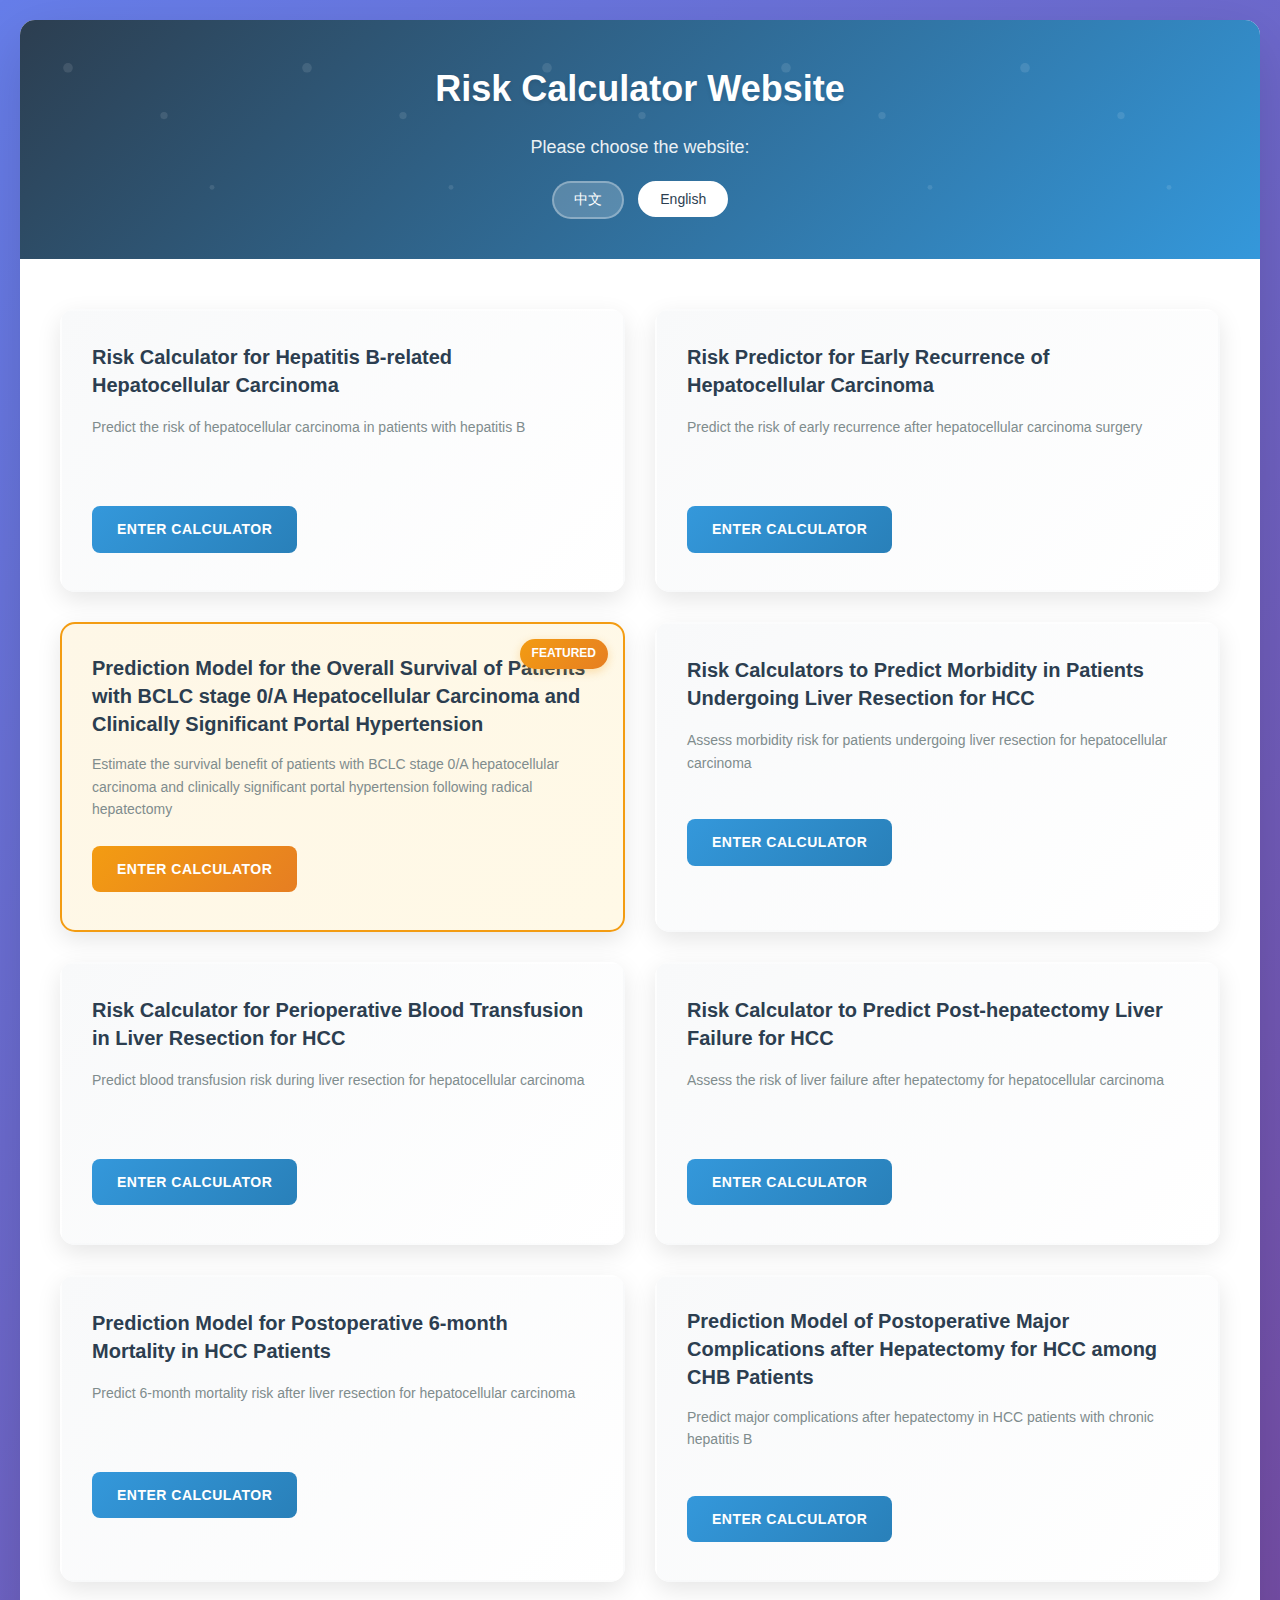
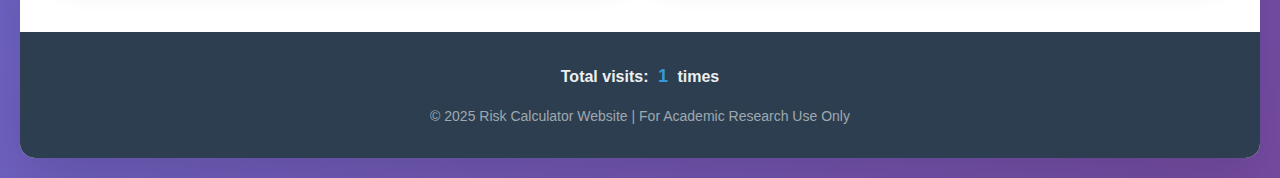
<file: index.html>
<!DOCTYPE html>
<html lang="en">

<head>
  <meta charset="UTF-8">
  <meta name="viewport" content="width=device-width, initial-scale=1.0">
  <title data-en="Risk Calculator Website" data-zh="风险计算器网站">Risk Calculator Website</title>
  <link rel="stylesheet" href="main-style.css">
</head>

<body>
  <div class="container">
    <div class="header">
      <h1 data-en="Risk Calculator Website" data-zh="风险计算器网站">Risk Calculator Website</h1>
      <p data-en="Please choose the website:" data-zh="请选择您需要的网站：">Please choose the website:</p>
      <div class="language-switch">
        <button class="lang-btn" onclick="switchLanguage('zh')">中文</button>
        <button class="lang-btn active" onclick="switchLanguage('en')">English</button>
      </div>
    </div>

    <div class="calculator-grid">
      <div class="calculator-card">
        <h3 data-en="Risk Calculator for Hepatitis B-related Hepatocellular Carcinoma" data-zh="乙肝相关性肝癌的风险预测计算器">Risk
          Calculator for Hepatitis B-related Hepatocellular Carcinoma</h3>
        <p data-en="Predict the risk of hepatocellular carcinoma in patients with hepatitis B"
          data-zh="预测乙型肝炎患者发生肝细胞癌的风险">Predict the risk of hepatocellular carcinoma in patients with hepatitis B</p>
        <a href="hbv-hcc.html" class="calc-btn" data-en="Enter Calculator" data-zh="进入计算器">Enter Calculator</a>
      </div>

      <div class="calculator-card">
        <h3 data-en="Risk Predictor for Early Recurrence of Hepatocellular Carcinoma" data-zh="肝癌手术早期复发风险预测器">Risk
          Predictor for Early Recurrence of Hepatocellular Carcinoma</h3>
        <p data-en="Predict the risk of early recurrence after hepatocellular carcinoma surgery"
          data-zh="预测肝细胞癌手术后早期复发的风险">Predict the risk of early recurrence after hepatocellular carcinoma surgery</p>
        <a href="early-recurrence.html" class="calc-btn" data-en="Enter Calculator" data-zh="进入计算器">Enter Calculator</a>
      </div>

      <div class="calculator-card featured">
        <h3
          data-en="Prediction Model for the Overall Survival of Patients with BCLC stage 0/A Hepatocellular Carcinoma and Clinically Significant Portal Hypertension"
          data-zh="针对BCLC 0/A期肝细胞癌合并临床显著门静脉高压症患者总生存期的预测模型">Prediction Model for the Overall Survival of Patients with BCLC stage
          0/A Hepatocellular Carcinoma and Clinically Significant Portal Hypertension</h3>
        <p data-en="Estimate the survival benefit of patients with BCLC stage 0/A hepatocellular carcinoma and clinically significant portal hypertension following radical hepatectomy"
          data-zh="评估BCLC 0/A期肝细胞癌伴临床显著门静脉高压症患者接受根治性肝切除术后的生存获益">Estimate the survival benefit of patients with BCLC stage 0/A
          hepatocellular carcinoma and clinically significant portal hypertension following radical hepatectomy</p>
        <a href="bclc-0a-hcc-survival.html" class="calc-btn featured-btn" data-en="Enter Calculator" data-zh="进入计算器">Enter
          Calculator</a>
        <span class="featured-badge" data-en="Featured" data-zh="特色">Featured</span>
      </div>

      <div class="calculator-card">
        <h3 data-en="Risk Calculators to Predict Morbidity in Patients Undergoing Liver Resection for HCC"
          data-zh="肝癌手术患者发病率风险计算器">Risk Calculators to Predict Morbidity in Patients Undergoing Liver Resection for HCC
        </h3>
        <p data-en="Assess morbidity risk for patients undergoing liver resection for hepatocellular carcinoma"
          data-zh="评估因肝细胞癌接受肝切除术患者的发病率风险">Assess morbidity risk for patients undergoing liver resection for
          hepatocellular carcinoma</p>
        <a href="morbidity-risk.html" class="calc-btn" data-en="Enter Calculator" data-zh="进入计算器">Enter Calculator</a>
      </div>

      <div class="calculator-card">
        <h3 data-en="Risk Calculator for Perioperative Blood Transfusion in Liver Resection for HCC"
          data-zh="肝癌切除术围手术期输血风险计算器">Risk Calculator for Perioperative Blood Transfusion in Liver Resection for HCC</h3>
        <p data-en="Predict blood transfusion risk during liver resection for hepatocellular carcinoma"
          data-zh="预测肝细胞癌肝切除术期间的输血风险">Predict blood transfusion risk during liver resection for hepatocellular carcinoma
        </p>
        <a href="transfusion-risk.html" class="calc-btn" data-en="Enter Calculator" data-zh="进入计算器">Enter Calculator</a>
      </div>

      <div class="calculator-card">
        <h3 data-en="Risk Calculator to Predict Post-hepatectomy Liver Failure for HCC" data-zh="肝癌切除术后肝功能衰竭风险计算器">Risk
          Calculator to Predict Post-hepatectomy Liver Failure for HCC</h3>
        <p data-en="Assess the risk of liver failure after hepatectomy for hepatocellular carcinoma"
          data-zh="评估肝细胞癌肝切除术后肝功能衰竭的风险">Assess the risk of liver failure after hepatectomy for hepatocellular carcinoma
        </p>
        <a href="liver-failure.html" class="calc-btn" data-en="Enter Calculator" data-zh="进入计算器">Enter Calculator</a>
      </div>

      <div class="calculator-card">
        <h3 data-en="Prediction Model for Postoperative 6-month Mortality in HCC Patients"
          data-zh="肝癌患者肝切除手术后6个月内死亡率预测模型">Prediction Model for Postoperative 6-month Mortality in HCC Patients</h3>
        <p data-en="Predict 6-month mortality risk after liver resection for hepatocellular carcinoma"
          data-zh="预测肝细胞癌肝切除术后6个月内的死亡率风险">Predict 6-month mortality risk after liver resection for hepatocellular
          carcinoma</p>
        <a href="mortality-6m.html" class="calc-btn" data-en="Enter Calculator" data-zh="进入计算器">Enter Calculator</a>
      </div>

      <div class="calculator-card">
        <h3 data-en="Prediction Model of Postoperative Major Complications after Hepatectomy for HCC among CHB Patients"
          data-zh="乙肝患者肝癌术后发生严重并发症的风险预测计算器">Prediction Model of Postoperative Major Complications after Hepatectomy for
          HCC among CHB Patients</h3>
        <p data-en="Predict major complications after hepatectomy in HCC patients with chronic hepatitis B"
          data-zh="预测慢性乙型肝炎肝细胞癌患者肝切除术后严重并发症">Predict major complications after hepatectomy in HCC patients with chronic
          hepatitis B</p>
        <a href="complications-chb.html" class="calc-btn" data-en="Enter Calculator" data-zh="进入计算器">Enter
          Calculator</a>
      </div>
    </div>

    <div class="footer">
      <div class="visit-counter">
        <span data-en="Total visits:" data-zh="总访问量：">Total visits:</span>
        <span id="visitCount">--</span>
        <span data-en="times" data-zh="次">times</span>
      </div>
      <p data-en="© 2025 Risk Calculator Website | For Academic Research Use Only" data-zh="© 2025 风险计算器网站 | 仅供学术研究使用">©
        2025 Risk Calculator Website | For Academic Research Use Only</p>
    </div>
  </div>

  <script src="main-script.js"></script>
</body>

</html>
</file>
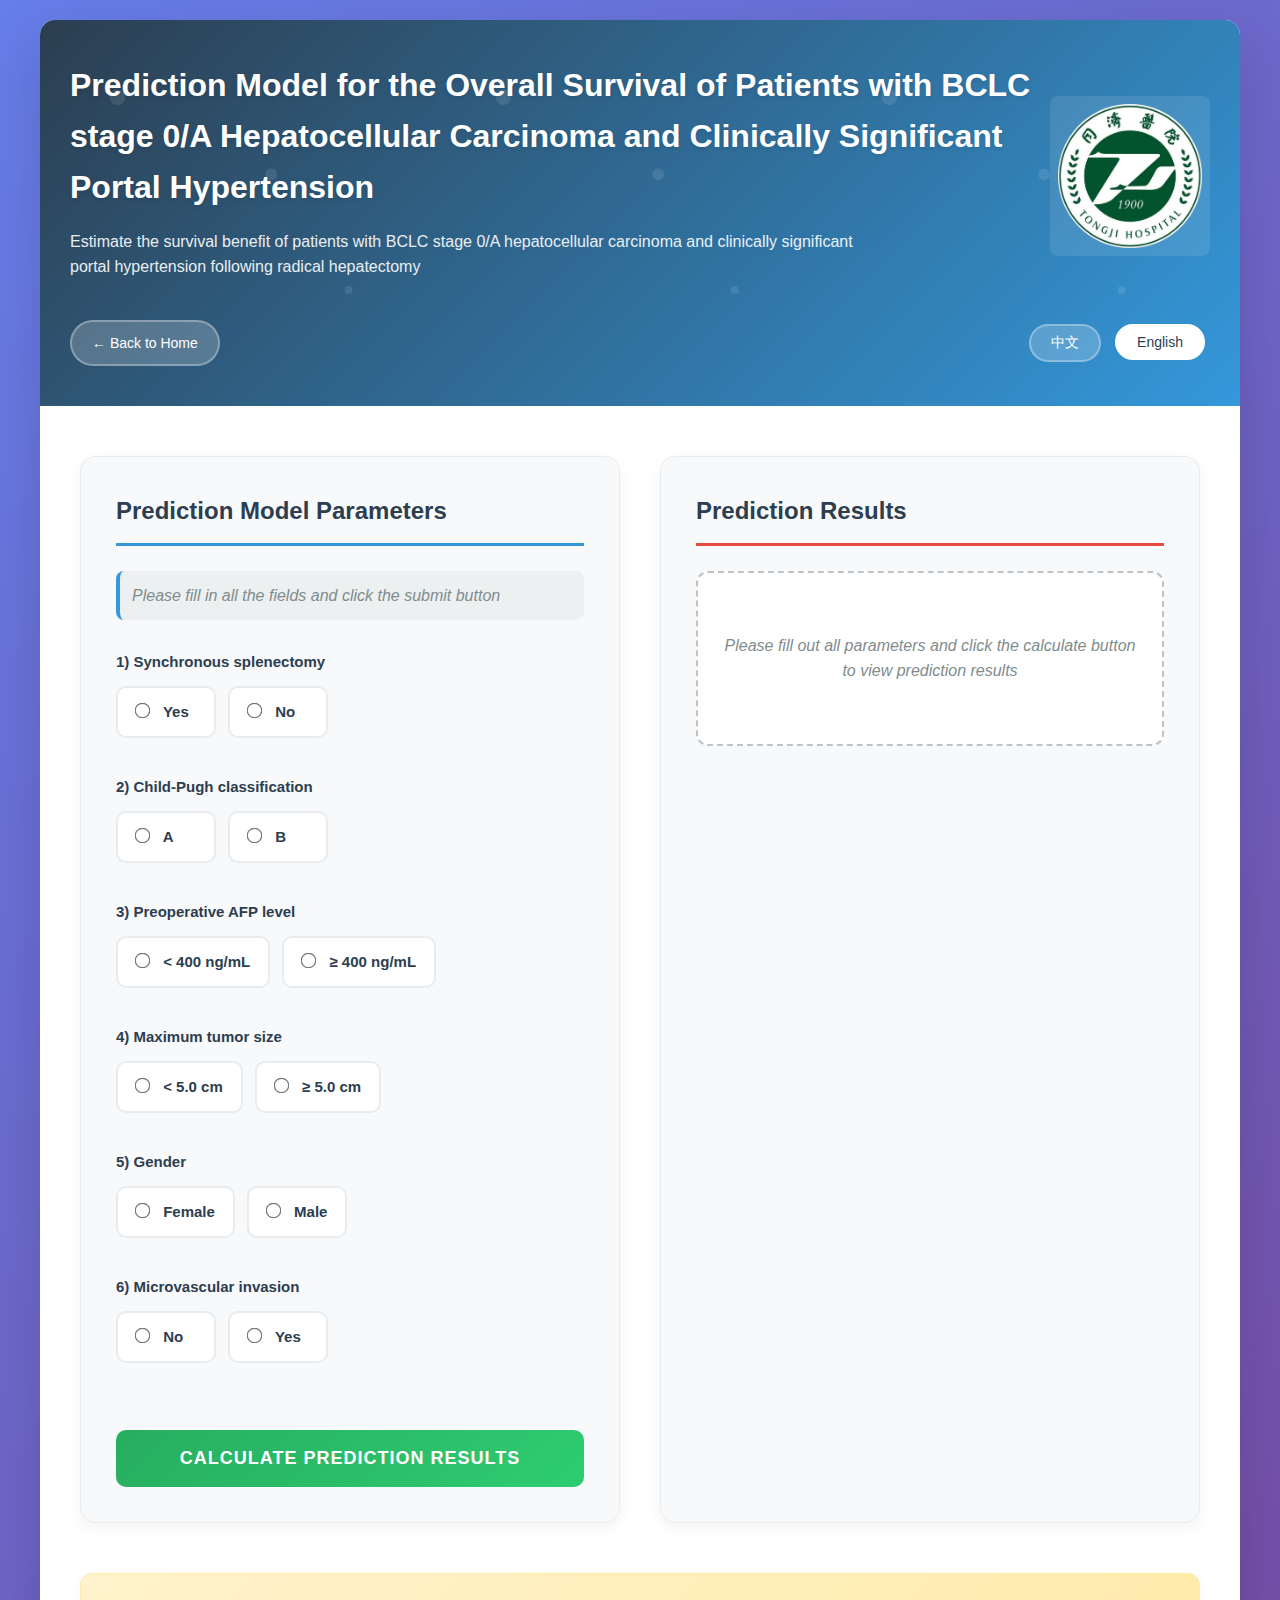
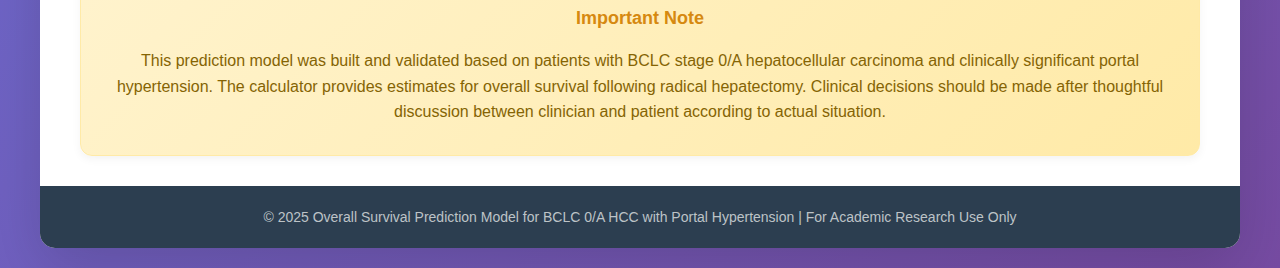
<file: bclc-0a-hcc-survival.html>
<!DOCTYPE html>
<html lang="en">

<head>
  <meta charset="UTF-8">
  <meta name="viewport" content="width=device-width, initial-scale=1.0">
  <title
    data-en="Prediction Model for the Overall Survival of Patients with BCLC stage 0/A Hepatocellular Carcinoma and Clinically Significant Portal Hypertension"
    data-zh="针对BCLC 0/A期肝细胞癌合并临床显著门静脉高压症患者总生存期的预测模型">
    Prediction Model for the Overall Survival of Patients with BCLC stage 0/A Hepatocellular Carcinoma and Clinically
    Significant Portal Hypertension</title>
  <link rel="stylesheet" href="style.css">
</head>

<body>
  <div class="container">
    <div class="header">
      <div class="header-content">
        <div class="header-text">
          <h1
            data-en="Prediction Model for the Overall Survival of Patients with BCLC stage 0/A Hepatocellular Carcinoma and Clinically Significant Portal Hypertension"
            data-zh="针对BCLC 0/A期肝细胞癌合并临床显著门静脉高压症患者总生存期的预测模型">Prediction Model for the Overall Survival of Patients with BCLC stage
            0/A Hepatocellular Carcinoma and Clinically Significant Portal Hypertension</h1>
          <p data-en="Estimate the survival benefit of patients with BCLC stage 0/A hepatocellular carcinoma and clinically significant portal hypertension following radical hepatectomy"
            data-zh="评估BCLC 0/A期肝细胞癌伴临床显著门静脉高压症患者接受根治性肝切除术后的生存获益">Estimate the survival benefit of patients with BCLC stage 0/A
            hepatocellular carcinoma and clinically significant portal hypertension following radical hepatectomy</p>
        </div>
        <div class="hospital-logo">
          <img src="tongji.png" alt="Hospital Logo" />
        </div>
        </div>
      <div class="navigation-controls">
        <a href="index.html" class="home-btn" data-en="← Back to Home" data-zh="← 返回主页">← Back to Home</a>
        <div class="language-switch">
          <button class="lang-btn" onclick="switchLanguage('zh')">中文</button>
          <button class="lang-btn active" onclick="switchLanguage('en')">English</button>
        </div>
      </div>
    </div>

    <div class="content">
      <div class="form-section">
        <h2 data-en="Prediction Model Parameters" data-zh="预测模型参数">Prediction Model Parameters</h2>
        <p class="instruction" data-en="Please fill in all the fields and click the submit button"
          data-zh="请填写所有字段并点击计算按钮">Please fill in all the fields and click the submit button</p>

        <form id="calculatorForm">
          <div class="form-group">
            <label data-en="1) Synchronous splenectomy" data-zh="1) 同期脾切除术">1) Synchronous splenectomy</label>
            <div class="radio-group">
              <label class="radio-option">
                <input type="radio" name="synchronousSplenectomy" value="yes" required>
                <span data-en="Yes" data-zh="是">Yes</span>
              </label>
              <label class="radio-option">
                <input type="radio" name="synchronousSplenectomy" value="no">
                <span data-en="No" data-zh="否">No</span>
              </label>
            </div>
          </div>

          <div class="form-group">
            <label data-en="2) Child-Pugh classification" data-zh="2) Child-Pugh分级">2) Child-Pugh classification</label>
            <div class="radio-group">
              <label class="radio-option">
                <input type="radio" name="childPugh" value="A" required>
                <span data-en="A" data-zh="A级">A</span>
              </label>
              <label class="radio-option">
                <input type="radio" name="childPugh" value="B">
                <span data-en="B" data-zh="B级">B</span>
              </label>
            </div>
          </div>

          <div class="form-group">
            <label data-en="3) Preoperative AFP level" data-zh="3) 术前AFP水平">3) Preoperative AFP level</label>
            <div class="radio-group">
              <label class="radio-option">
                <input type="radio" name="afpLevel" value="low" required>
                <span data-en="< 400 ng/mL" data-zh="< 400 ng/mL">
                  < 400 ng/mL</span>
              </label>
              <label class="radio-option">
                <input type="radio" name="afpLevel" value="high">
                <span data-en="≥ 400 ng/mL" data-zh="≥ 400 ng/mL">≥ 400 ng/mL</span>
              </label>
            </div>
          </div>

          <div class="form-group">
            <label data-en="4) Maximum tumor size" data-zh="4) 最大肿瘤大小">4) Maximum tumor size</label>
            <div class="radio-group">
              <label class="radio-option">
                <input type="radio" name="tumorSize" value="small" required>
                <span data-en="< 5.0 cm" data-zh="< 5.0 cm">
                  < 5.0 cm</span>
              </label>
              <label class="radio-option">
                <input type="radio" name="tumorSize" value="large">
                <span data-en="≥ 5.0 cm" data-zh="≥ 5.0 cm">≥ 5.0 cm</span>
              </label>
            </div>
          </div>

          <div class="form-group">
            <label data-en="5) Gender" data-zh="5) 性别">5) Gender</label>
            <div class="radio-group">
              <label class="radio-option">
                <input type="radio" name="gender" value="female" required>
                <span data-en="Female" data-zh="女性">Female</span>
              </label>
              <label class="radio-option">
                <input type="radio" name="gender" value="male">
                <span data-en="Male" data-zh="男性">Male</span>
              </label>
            </div>
          </div>

          <div class="form-group">
            <label data-en="6) Microvascular invasion" data-zh="6) 微血管侵犯">6) Microvascular invasion</label>
            <div class="radio-group">
              <label class="radio-option">
                <input type="radio" name="microvascularInvasion" value="no" required>
                <span data-en="No" data-zh="否">No</span>
              </label>
              <label class="radio-option">
                <input type="radio" name="microvascularInvasion" value="yes">
                <span data-en="Yes" data-zh="是">Yes</span>
              </label>
            </div>
          </div>

          <button type="submit" class="calculate-btn" data-en="Calculate Prediction Results" data-zh="计算预测结果">Calculate
            Prediction Results</button>
        </form>
      </div>

      <div class="results-section">
        <h2 data-en="Prediction Results" data-zh="预测结果">Prediction Results</h2>
        <div id="results" class="hidden">
          <div class="result-item">
            <h3 data-en="Expected Survival Time" data-zh="预期生存时间">Expected Survival Time</h3>
            <div class="result-value survival-time">
              <span id="expectedSurvival">--</span> <span class="result-unit" data-en="months"
                data-zh="个月">months</span>
            </div>
          </div>

          <div class="result-item">
            <h3 data-en="Survival Probability" data-zh="生存概率">Survival Probability</h3>
            <div class="survival-rates">
              <div class="survival-rate-item">
                <span data-en="3-year survival: " data-zh="3年生存率: ">3-year survival: </span><strong
                  id="survival3Year">--%</strong>
              </div>
              <div class="survival-rate-item">
                <span data-en="5-year survival: " data-zh="5年生存率: ">5-year survival: </span><strong
                  id="survival5Year">--%</strong>
              </div>
            </div>
          </div>
        </div>

        <div id="noResults" class="no-results">
          <p data-en="Please fill out all parameters and click the calculate button to view prediction results"
            data-zh="请填写所有参数后点击计算按钮查看预测结果">Please fill out all parameters and click the calculate button to view
            prediction results</p>
        </div>
      </div>
    </div>

    <div class="disclaimer">
      <h3 data-en="Important Note" data-zh="重要提示">Important Note</h3>
      <p data-en="This prediction model was built and validated based on patients with BCLC stage 0/A hepatocellular carcinoma and clinically significant portal hypertension. The calculator provides estimates for overall survival following radical hepatectomy. Clinical decisions should be made after thoughtful discussion between clinician and patient according to actual situation."
        data-zh="本预测模型基于BCLC 0/A期肝细胞癌合并临床显著门静脉高压症患者的数据构建和验证。该计算器提供根治性肝切除术后总生存期的预测。临床决策应该由医生和患者根据实际情况经过深思熟虑的讨论后做出。">This
        prediction model was built and validated based on patients with BCLC stage 0/A hepatocellular carcinoma and clinically
        significant portal hypertension. The calculator provides estimates for overall survival following radical hepatectomy.
        Clinical decisions should be made after thoughtful discussion between clinician and patient according to actual
        situation.
      </p>
    </div>

    <div class="footer">
      <p data-en="© 2025 Overall Survival Prediction Model for BCLC 0/A HCC with Portal Hypertension | For Academic Research Use Only"
        data-zh="© 2025 BCLC 0/A期肝细胞癌合并门静脉高压症总生存期预测模型 | 仅供学术研究使用">© 2025 Overall Survival Prediction Model for BCLC 0/A HCC
        with Portal Hypertension |
        For Academic Research Use Only</p>
    </div>
  </div>

  <script src="script.js"></script>
</body>

</html>
</file>
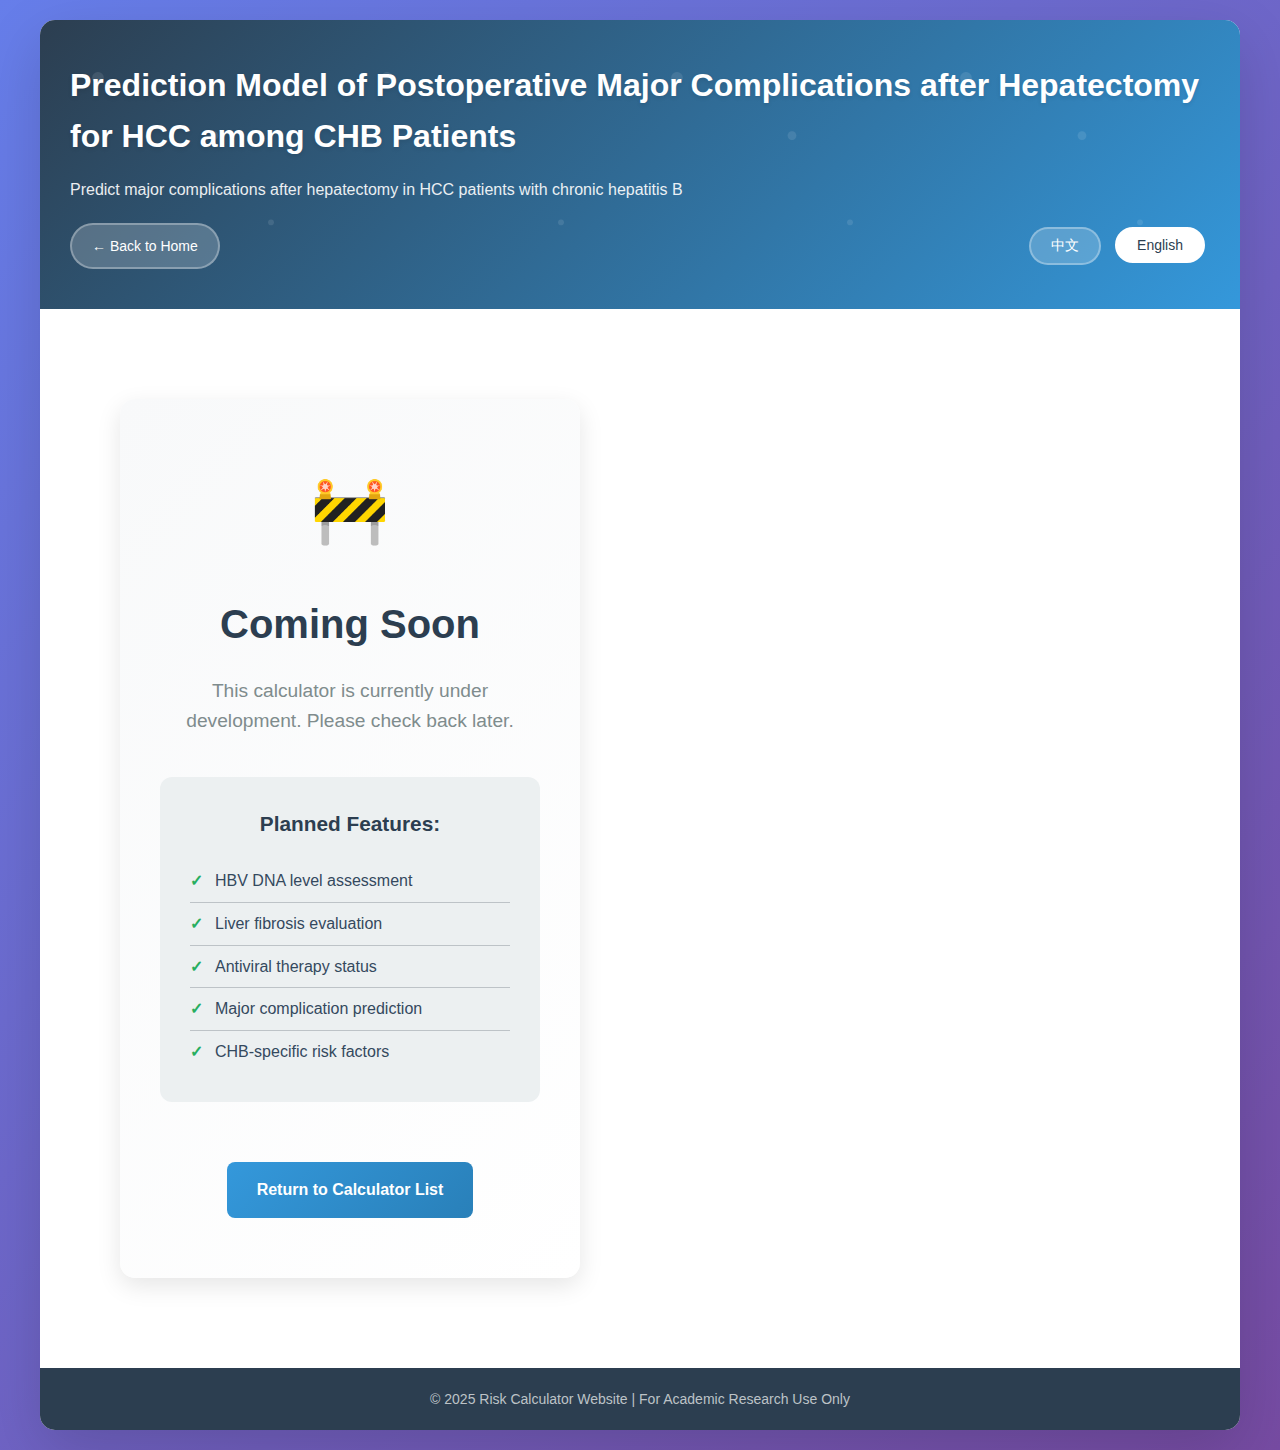
<file: complications-chb.html>
<!DOCTYPE html>
<html lang="en">

<head>
  <meta charset="UTF-8">
  <meta name="viewport" content="width=device-width, initial-scale=1.0">
  <title data-en="Prediction Model for Postoperative Major Complications in CHB Patients"
    data-zh="乙肝患者肝癌术后发生严重并发症的风险预测计算器">Prediction Model for Postoperative Major Complications in CHB Patients</title>
  <link rel="stylesheet" href="style.css">
</head>

<body>
  <div class="container">
    <div class="header">
      <h1 data-en="Prediction Model of Postoperative Major Complications after Hepatectomy for HCC among CHB Patients"
        data-zh="乙肝患者肝癌术后发生严重并发症的风险预测计算器">Prediction Model of Postoperative Major Complications after Hepatectomy for
        HCC among CHB Patients</h1>
      <p data-en="Predict major complications after hepatectomy in HCC patients with chronic hepatitis B"
        data-zh="预测慢性乙型肝炎肝细胞癌患者肝切除术后严重并发症">Predict major complications after hepatectomy in HCC patients with chronic
        hepatitis B</p>
      <div class="navigation-controls">
        <a href="index.html" class="home-btn" data-en="← Back to Home" data-zh="← 返回主页">← Back to Home</a>
        <div class="language-switch">
          <button class="lang-btn" onclick="switchLanguage('zh')">中文</button>
          <button class="lang-btn active" onclick="switchLanguage('en')">English</button>
        </div>
      </div>
    </div>

    <div class="content">
      <div class="coming-soon-section">
        <div class="coming-soon-icon">🚧</div>
        <h2 data-en="Coming Soon" data-zh="即将推出">Coming Soon</h2>
        <p data-en="This calculator is currently under development. Please check back later."
          data-zh="此计算器目前正在开发中，请稍后再检查。">This calculator is currently under development. Please check back later.</p>
        <div class="features-preview">
          <h3 data-en="Planned Features:" data-zh="计划功能：">Planned Features:</h3>
          <ul>
            <li data-en="HBV DNA level assessment" data-zh="HBV DNA水平评估">HBV DNA level assessment</li>
            <li data-en="Liver fibrosis evaluation" data-zh="肝纤维化评估">Liver fibrosis evaluation</li>
            <li data-en="Antiviral therapy status" data-zh="抗病毒治疗状态">Antiviral therapy status</li>
            <li data-en="Major complication prediction" data-zh="主要并发症预测">Major complication prediction</li>
            <li data-en="CHB-specific risk factors" data-zh="乙肝特异性风险因素">CHB-specific risk factors</li>
          </ul>
        </div>
        <a href="index.html" class="back-home-btn" data-en="Return to Calculator List" data-zh="返回计算器列表">Return to
          Calculator List</a>
      </div>
    </div>

    <div class="footer">
      <p data-en="© 2025 Risk Calculator Website | For Academic Research Use Only" data-zh="© 2025 风险计算器网站 | 仅供学术研究使用">©
        2025 Risk Calculator Website | For Academic Research Use Only</p>
    </div>
  </div>

  <script src="script.js"></script>
</body>

</html>
</file>
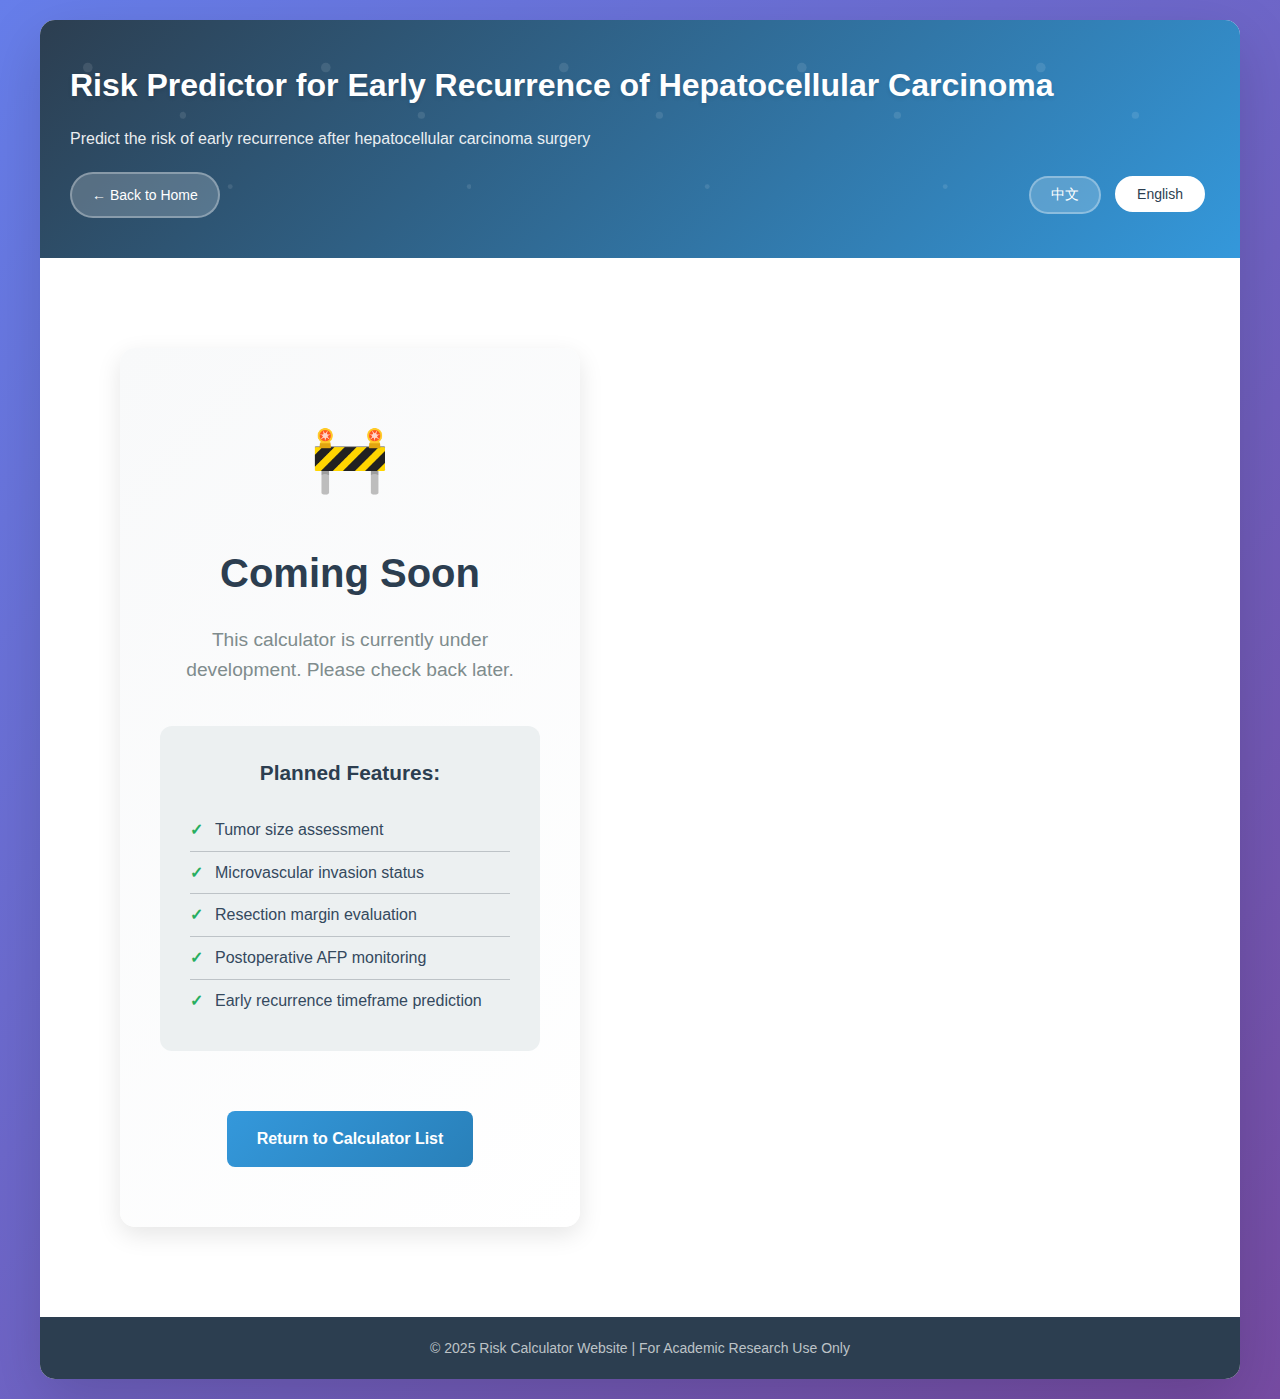
<file: early-recurrence.html>
<!DOCTYPE html>
<html lang="en">

<head>
  <meta charset="UTF-8">
  <meta name="viewport" content="width=device-width, initial-scale=1.0">
  <title data-en="Risk Predictor for Early Recurrence of HCC" data-zh="肝癌手术早期复发风险预测器">Risk Predictor for Early
    Recurrence of HCC</title>
  <link rel="stylesheet" href="style.css">
</head>

<body>
  <div class="container">
    <div class="header">
      <h1 data-en="Risk Predictor for Early Recurrence of Hepatocellular Carcinoma" data-zh="肝癌手术早期复发风险预测器">Risk
        Predictor for Early Recurrence of Hepatocellular Carcinoma</h1>
      <p data-en="Predict the risk of early recurrence after hepatocellular carcinoma surgery"
        data-zh="预测肝细胞癌手术后早期复发的风险">Predict the risk of early recurrence after hepatocellular carcinoma surgery</p>
      <div class="navigation-controls">
        <a href="index.html" class="home-btn" data-en="← Back to Home" data-zh="← 返回主页">← Back to Home</a>
        <div class="language-switch">
          <button class="lang-btn" onclick="switchLanguage('zh')">中文</button>
          <button class="lang-btn active" onclick="switchLanguage('en')">English</button>
        </div>
      </div>
    </div>

    <div class="content">
      <div class="coming-soon-section">
        <div class="coming-soon-icon">🚧</div>
        <h2 data-en="Coming Soon" data-zh="即将推出">Coming Soon</h2>
        <p data-en="This calculator is currently under development. Please check back later."
          data-zh="此计算器目前正在开发中，请稍后再检查。">This calculator is currently under development. Please check back later.</p>
        <div class="features-preview">
          <h3 data-en="Planned Features:" data-zh="计划功能：">Planned Features:</h3>
          <ul>
            <li data-en="Tumor size assessment" data-zh="肿瘤大小评估">Tumor size assessment</li>
            <li data-en="Microvascular invasion status" data-zh="微血管侵犯状态">Microvascular invasion status</li>
            <li data-en="Resection margin evaluation" data-zh="切缘评估">Resection margin evaluation</li>
            <li data-en="Postoperative AFP monitoring" data-zh="术后AFP监测">Postoperative AFP monitoring</li>
            <li data-en="Early recurrence timeframe prediction" data-zh="早期复发时间框架预测">Early recurrence timeframe
              prediction</li>
          </ul>
        </div>
        <a href="index.html" class="back-home-btn" data-en="Return to Calculator List" data-zh="返回计算器列表">Return to
          Calculator List</a>
      </div>
    </div>

    <div class="footer">
      <p data-en="© 2025 Risk Calculator Website | For Academic Research Use Only" data-zh="© 2025 风险计算器网站 | 仅供学术研究使用">©
        2025 Risk Calculator Website | For Academic Research Use Only</p>
    </div>
  </div>

  <script src="script.js"></script>
</body>

</html>
</file>
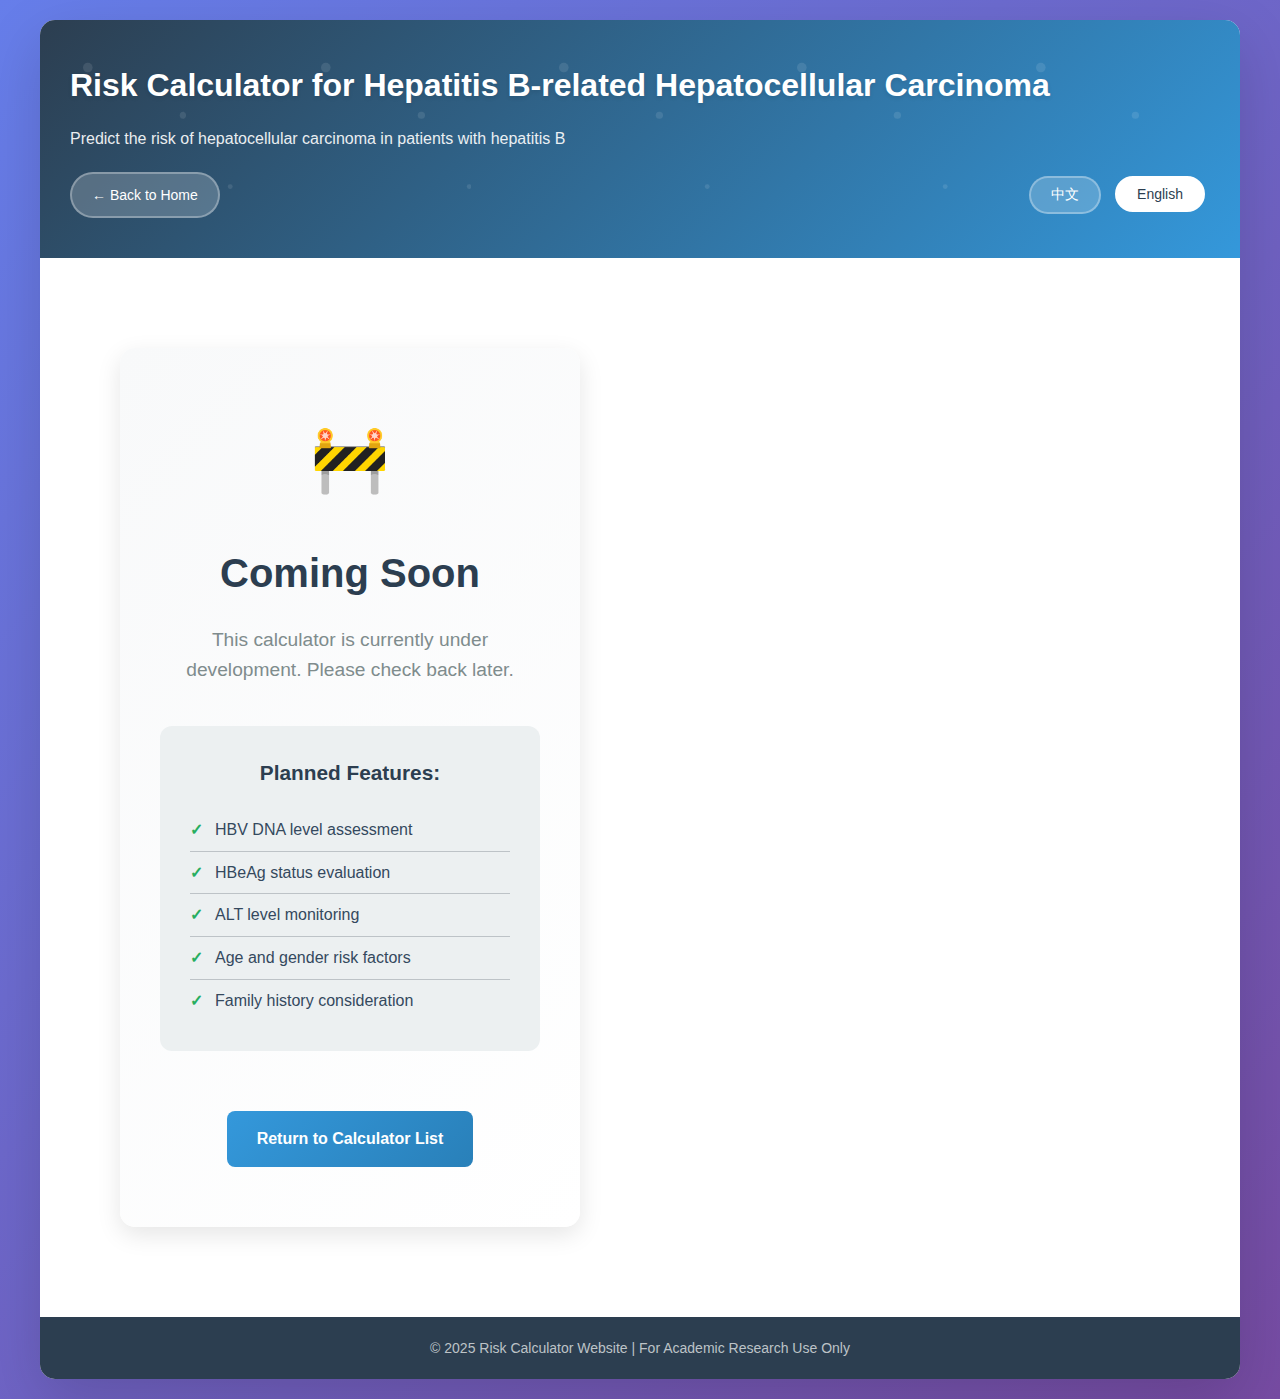
<file: hbv-hcc.html>
<!DOCTYPE html>
<html lang="en">

<head>
  <meta charset="UTF-8">
  <meta name="viewport" content="width=device-width, initial-scale=1.0">
  <title data-en="Risk Calculator for Hepatitis B-related HCC" data-zh="乙肝相关性肝癌的风险预测计算器">Risk Calculator for Hepatitis
    B-related HCC</title>
  <link rel="stylesheet" href="style.css">
</head>

<body>
  <div class="container">
    <div class="header">
      <h1 data-en="Risk Calculator for Hepatitis B-related Hepatocellular Carcinoma" data-zh="乙肝相关性肝癌的风险预测计算器">Risk
        Calculator for Hepatitis B-related Hepatocellular Carcinoma</h1>
      <p data-en="Predict the risk of hepatocellular carcinoma in patients with hepatitis B"
        data-zh="预测乙型肝炎患者发生肝细胞癌的风险">Predict the risk of hepatocellular carcinoma in patients with hepatitis B</p>
      <div class="navigation-controls">
        <a href="index.html" class="home-btn" data-en="← Back to Home" data-zh="← 返回主页">← Back to Home</a>
        <div class="language-switch">
          <button class="lang-btn" onclick="switchLanguage('zh')">中文</button>
          <button class="lang-btn active" onclick="switchLanguage('en')">English</button>
        </div>
      </div>
    </div>

    <div class="content">
      <div class="coming-soon-section">
        <div class="coming-soon-icon">🚧</div>
        <h2 data-en="Coming Soon" data-zh="即将推出">Coming Soon</h2>
        <p data-en="This calculator is currently under development. Please check back later."
          data-zh="此计算器目前正在开发中，请稍后再检查。">This calculator is currently under development. Please check back later.</p>
        <div class="features-preview">
          <h3 data-en="Planned Features:" data-zh="计划功能：">Planned Features:</h3>
          <ul>
            <li data-en="HBV DNA level assessment" data-zh="HBV DNA水平评估">HBV DNA level assessment</li>
            <li data-en="HBeAg status evaluation" data-zh="HBeAg状态评估">HBeAg status evaluation</li>
            <li data-en="ALT level monitoring" data-zh="ALT水平监测">ALT level monitoring</li>
            <li data-en="Age and gender risk factors" data-zh="年龄和性别风险因素">Age and gender risk factors</li>
            <li data-en="Family history consideration" data-zh="家族史考虑">Family history consideration</li>
          </ul>
        </div>
        <a href="index.html" class="back-home-btn" data-en="Return to Calculator List" data-zh="返回计算器列表">Return to
          Calculator List</a>
      </div>
    </div>

    <div class="footer">
      <p data-en="© 2025 Risk Calculator Website | For Academic Research Use Only" data-zh="© 2025 风险计算器网站 | 仅供学术研究使用">©
        2025 Risk Calculator Website | For Academic Research Use Only</p>
    </div>
  </div>

  <script src="script.js"></script>
</body>

</html>
</file>
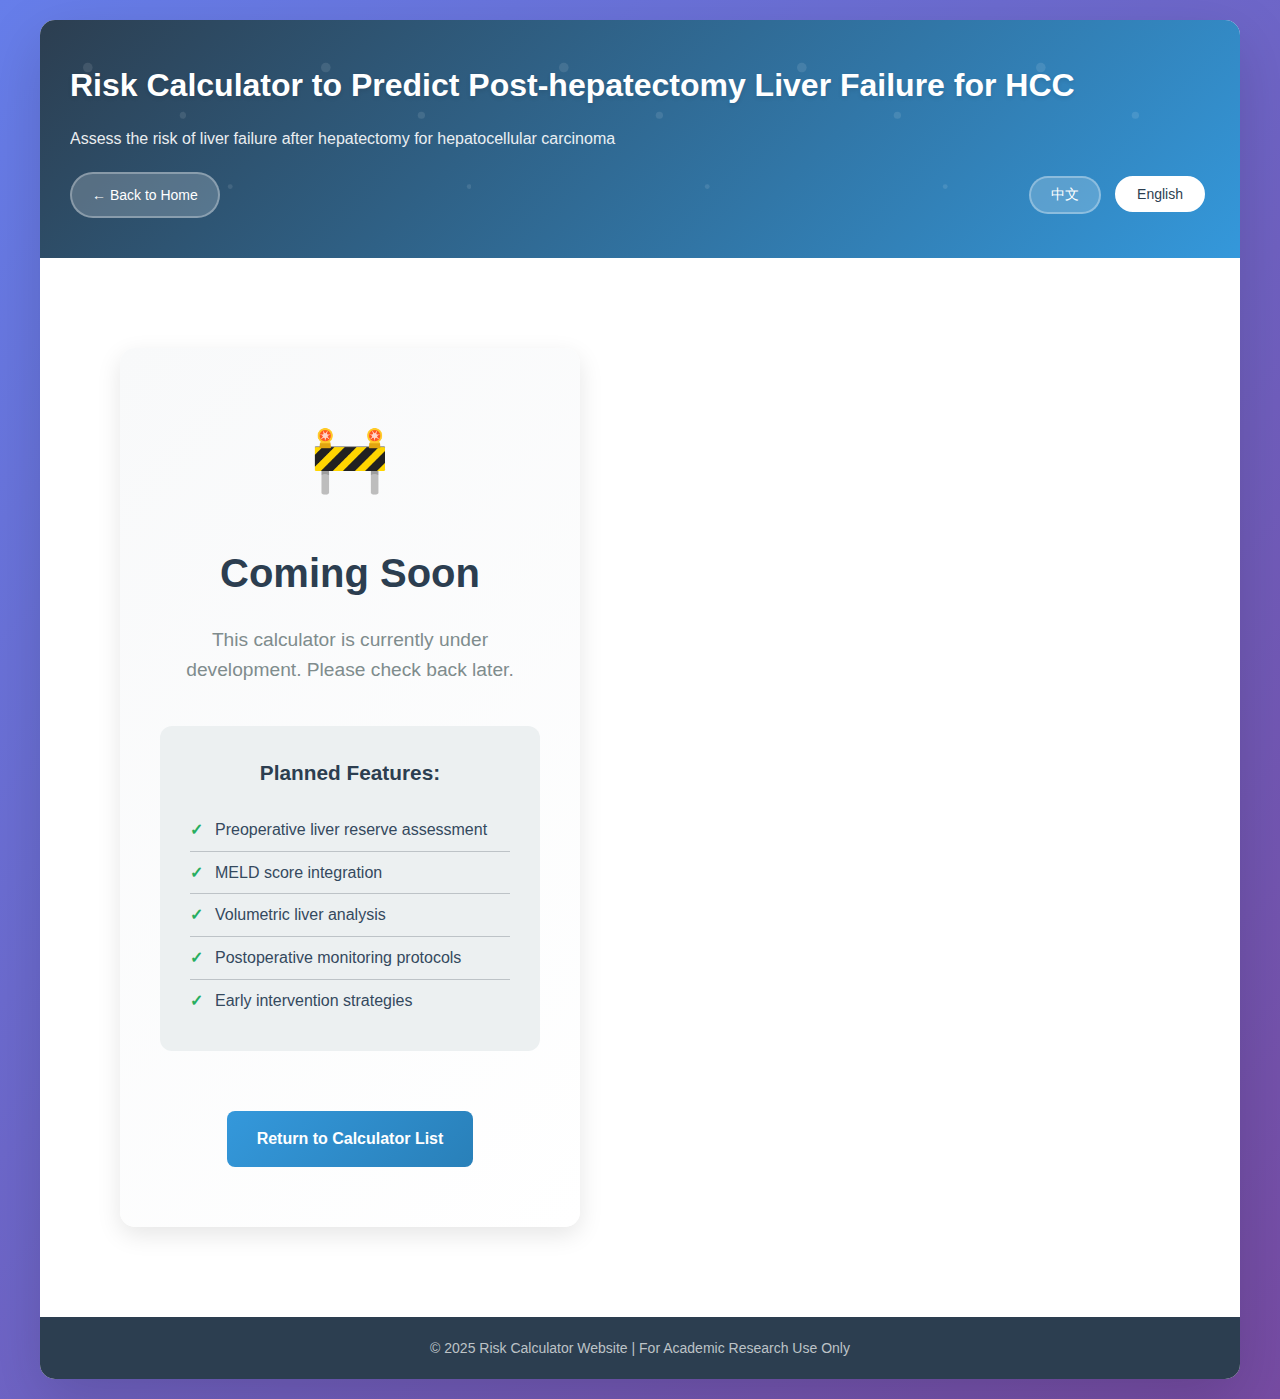
<file: liver-failure.html>
<!DOCTYPE html>
<html lang="en">

<head>
  <meta charset="UTF-8">
  <meta name="viewport" content="width=device-width, initial-scale=1.0">
  <title data-en="Risk Calculator to Predict Post-hepatectomy Liver Failure" data-zh="肝癌切除术后肝功能衰竭风险计算器">Risk Calculator
    to Predict Post-hepatectomy Liver Failure</title>
  <link rel="stylesheet" href="style.css">
</head>

<body>
  <div class="container">
    <div class="header">
      <h1 data-en="Risk Calculator to Predict Post-hepatectomy Liver Failure for HCC" data-zh="肝癌切除术后肝功能衰竭风险计算器">Risk
        Calculator to Predict Post-hepatectomy Liver Failure for HCC</h1>
      <p data-en="Assess the risk of liver failure after hepatectomy for hepatocellular carcinoma"
        data-zh="评估肝细胞癌肝切除术后肝功能衰竭的风险">Assess the risk of liver failure after hepatectomy for hepatocellular carcinoma
      </p>
      <div class="navigation-controls">
        <a href="index.html" class="home-btn" data-en="← Back to Home" data-zh="← 返回主页">← Back to Home</a>
        <div class="language-switch">
          <button class="lang-btn" onclick="switchLanguage('zh')">中文</button>
          <button class="lang-btn active" onclick="switchLanguage('en')">English</button>
        </div>
      </div>
    </div>

    <div class="content">
      <div class="coming-soon-section">
        <div class="coming-soon-icon">🚧</div>
        <h2 data-en="Coming Soon" data-zh="即将推出">Coming Soon</h2>
        <p data-en="This calculator is currently under development. Please check back later."
          data-zh="此计算器目前正在开发中，请稍后再检查。">This calculator is currently under development. Please check back later.</p>
        <div class="features-preview">
          <h3 data-en="Planned Features:" data-zh="计划功能：">Planned Features:</h3>
          <ul>
            <li data-en="Preoperative liver reserve assessment" data-zh="术前肝脏储备评估">Preoperative liver reserve assessment
            </li>
            <li data-en="MELD score integration" data-zh="MELD评分整合">MELD score integration</li>
            <li data-en="Volumetric liver analysis" data-zh="肝脏体积分析">Volumetric liver analysis</li>
            <li data-en="Postoperative monitoring protocols" data-zh="术后监测方案">Postoperative monitoring protocols</li>
            <li data-en="Early intervention strategies" data-zh="早期干预策略">Early intervention strategies</li>
          </ul>
        </div>
        <a href="index.html" class="back-home-btn" data-en="Return to Calculator List" data-zh="返回计算器列表">Return to
          Calculator List</a>
      </div>
    </div>

    <div class="footer">
      <p data-en="© 2025 Risk Calculator Website | For Academic Research Use Only" data-zh="© 2025 风险计算器网站 | 仅供学术研究使用">©
        2025 Risk Calculator Website | For Academic Research Use Only</p>
    </div>
  </div>

  <script src="script.js"></script>
</body>

</html>
</file>
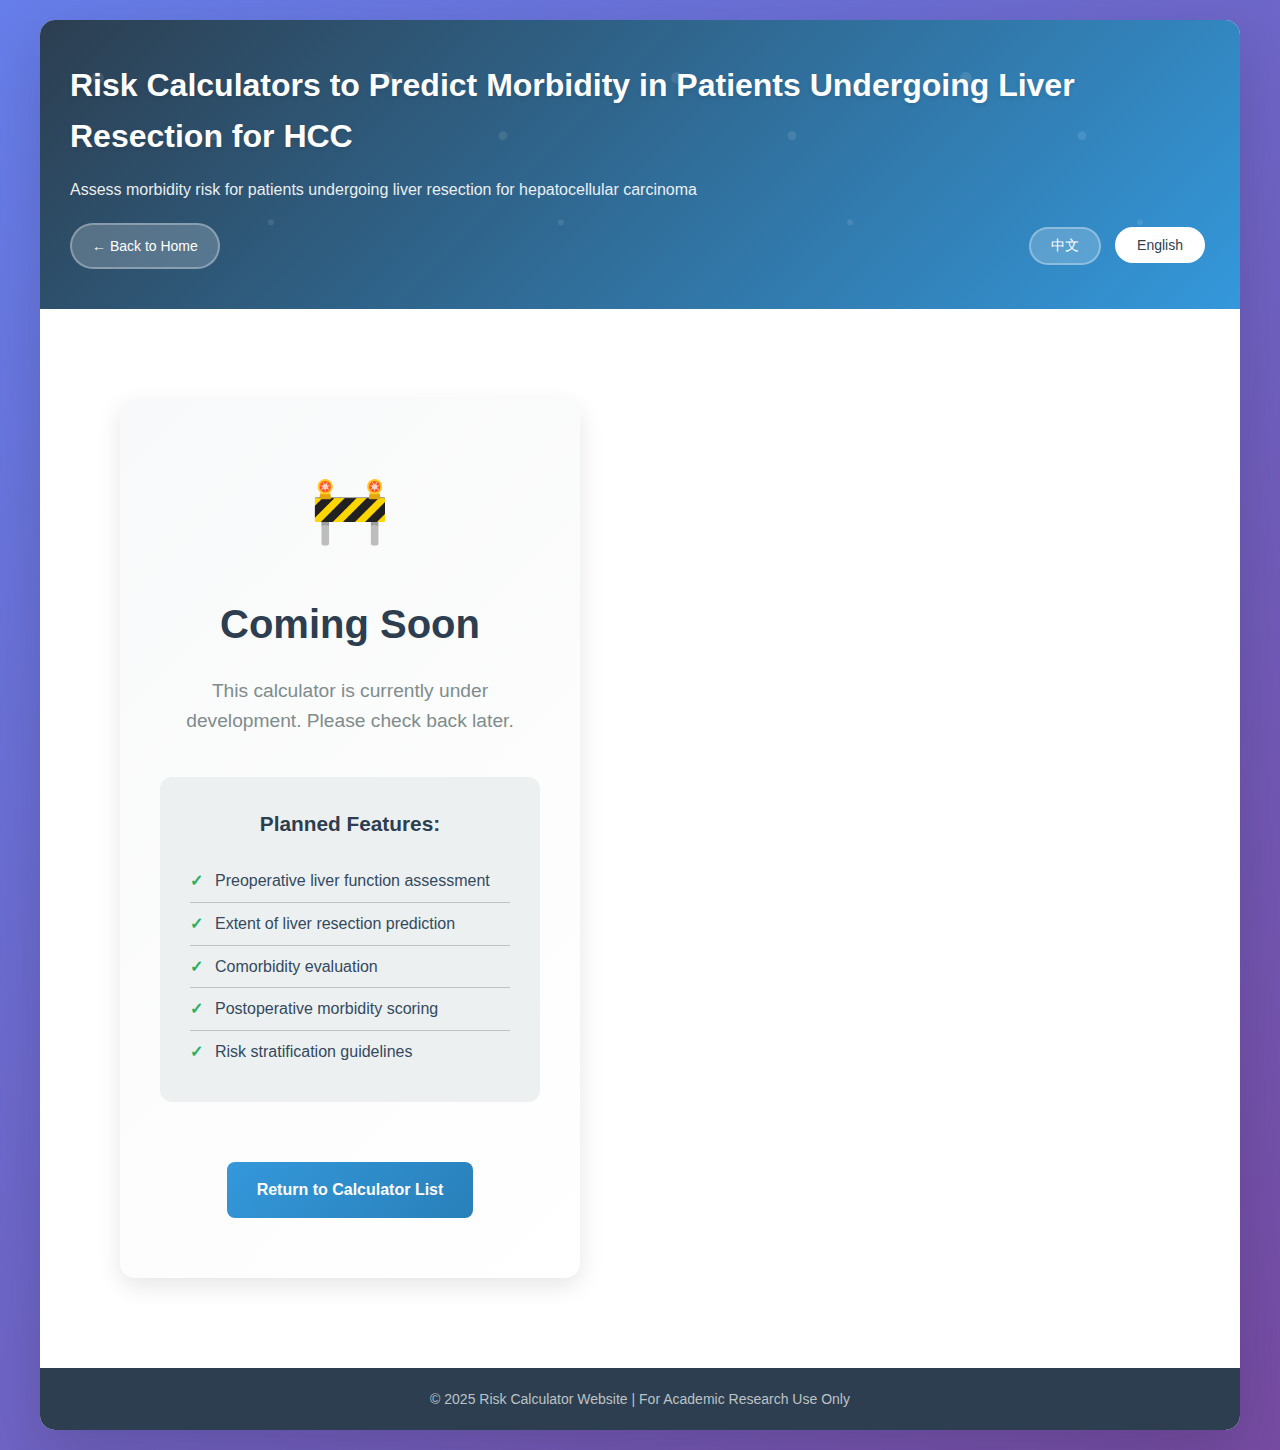
<file: morbidity-risk.html>
<!DOCTYPE html>
<html lang="en">

<head>
  <meta charset="UTF-8">
  <meta name="viewport" content="width=device-width, initial-scale=1.0">
  <title data-en="Risk Calculator to Predict Morbidity in HCC Liver Resection" data-zh="肝癌手术患者发病率风险计算器">Risk Calculator
    to Predict Morbidity in HCC Liver Resection</title>
  <link rel="stylesheet" href="style.css">
</head>

<body>
  <div class="container">
    <div class="header">
      <h1 data-en="Risk Calculators to Predict Morbidity in Patients Undergoing Liver Resection for HCC"
        data-zh="肝癌手术患者发病率风险计算器">Risk Calculators to Predict Morbidity in Patients Undergoing Liver Resection for HCC
      </h1>
      <p data-en="Assess morbidity risk for patients undergoing liver resection for hepatocellular carcinoma"
        data-zh="评估因肝细胞癌接受肝切除术患者的发病率风险">Assess morbidity risk for patients undergoing liver resection for hepatocellular
        carcinoma</p>
      <div class="navigation-controls">
        <a href="index.html" class="home-btn" data-en="← Back to Home" data-zh="← 返回主页">← Back to Home</a>
        <div class="language-switch">
          <button class="lang-btn" onclick="switchLanguage('zh')">中文</button>
          <button class="lang-btn active" onclick="switchLanguage('en')">English</button>
        </div>
      </div>
    </div>

    <div class="content">
      <div class="coming-soon-section">
        <div class="coming-soon-icon">🚧</div>
        <h2 data-en="Coming Soon" data-zh="即将推出">Coming Soon</h2>
        <p data-en="This calculator is currently under development. Please check back later."
          data-zh="此计算器目前正在开发中，请稍后再检查。">This calculator is currently under development. Please check back later.</p>
        <div class="features-preview">
          <h3 data-en="Planned Features:" data-zh="计划功能：">Planned Features:</h3>
          <ul>
            <li data-en="Preoperative liver function assessment" data-zh="术前肝功能评估">Preoperative liver function
              assessment</li>
            <li data-en="Extent of liver resection prediction" data-zh="肝切除范围预测">Extent of liver resection prediction
            </li>
            <li data-en="Comorbidity evaluation" data-zh="合并症评估">Comorbidity evaluation</li>
            <li data-en="Postoperative morbidity scoring" data-zh="术后发病率评分">Postoperative morbidity scoring</li>
            <li data-en="Risk stratification guidelines" data-zh="风险分层指南">Risk stratification guidelines</li>
          </ul>
        </div>
        <a href="index.html" class="back-home-btn" data-en="Return to Calculator List" data-zh="返回计算器列表">Return to
          Calculator List</a>
      </div>
    </div>

    <div class="footer">
      <p data-en="© 2025 Risk Calculator Website | For Academic Research Use Only" data-zh="© 2025 风险计算器网站 | 仅供学术研究使用">©
        2025 Risk Calculator Website | For Academic Research Use Only</p>
    </div>
  </div>

  <script src="script.js"></script>
</body>

</html>
</file>
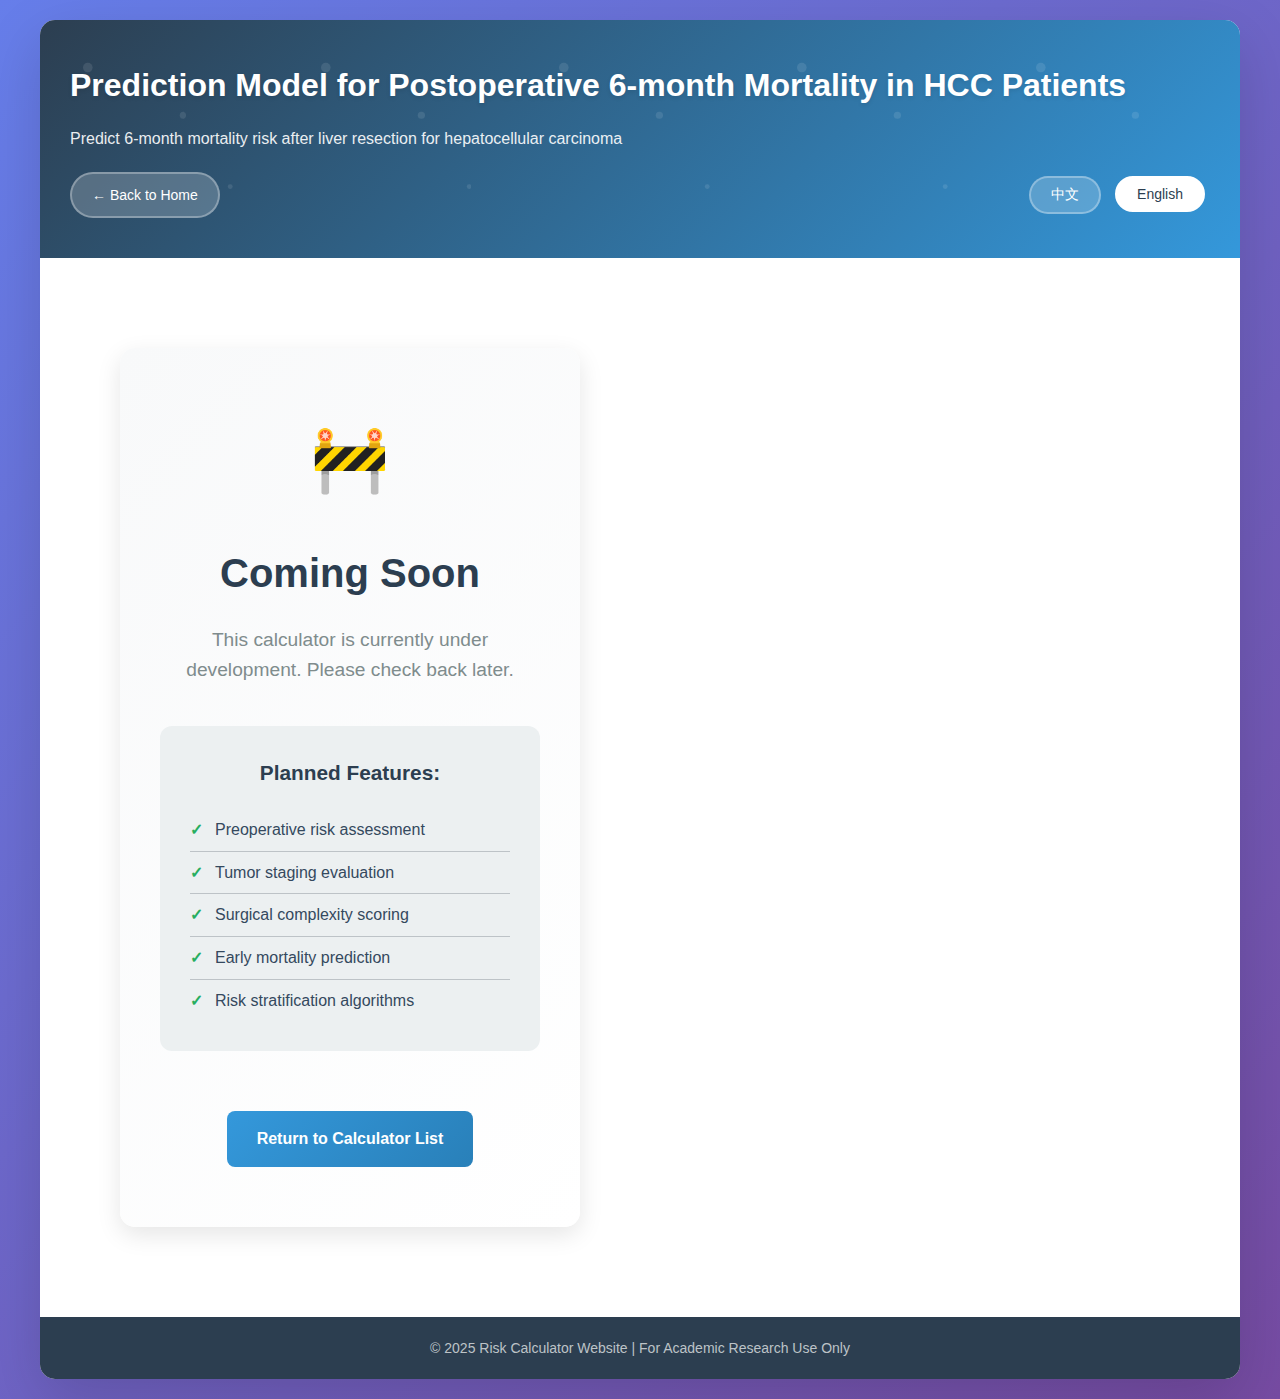
<file: mortality-6m.html>
<!DOCTYPE html>
<html lang="en">

<head>
  <meta charset="UTF-8">
  <meta name="viewport" content="width=device-width, initial-scale=1.0">
  <title data-en="Prediction Model for Postoperative 6-month Mortality" data-zh="肝癌患者肝切除手术后6个月内死亡率预测模型">Prediction Model
    for Postoperative 6-month Mortality</title>
  <link rel="stylesheet" href="style.css">
</head>

<body>
  <div class="container">
    <div class="header">
      <h1 data-en="Prediction Model for Postoperative 6-month Mortality in HCC Patients"
        data-zh="肝癌患者肝切除手术后6个月内死亡率预测模型">Prediction Model for Postoperative 6-month Mortality in HCC Patients</h1>
      <p data-en="Predict 6-month mortality risk after liver resection for hepatocellular carcinoma"
        data-zh="预测肝细胞癌肝切除术后6个月内的死亡率风险">Predict 6-month mortality risk after liver resection for hepatocellular
        carcinoma</p>
      <div class="navigation-controls">
        <a href="index.html" class="home-btn" data-en="← Back to Home" data-zh="← 返回主页">← Back to Home</a>
        <div class="language-switch">
          <button class="lang-btn" onclick="switchLanguage('zh')">中文</button>
          <button class="lang-btn active" onclick="switchLanguage('en')">English</button>
        </div>
      </div>
    </div>

    <div class="content">
      <div class="coming-soon-section">
        <div class="coming-soon-icon">🚧</div>
        <h2 data-en="Coming Soon" data-zh="即将推出">Coming Soon</h2>
        <p data-en="This calculator is currently under development. Please check back later."
          data-zh="此计算器目前正在开发中，请稍后再检查。">This calculator is currently under development. Please check back later.</p>
        <div class="features-preview">
          <h3 data-en="Planned Features:" data-zh="计划功能：">Planned Features:</h3>
          <ul>
            <li data-en="Preoperative risk assessment" data-zh="术前风险评估">Preoperative risk assessment</li>
            <li data-en="Tumor staging evaluation" data-zh="肿瘤分期评估">Tumor staging evaluation</li>
            <li data-en="Surgical complexity scoring" data-zh="手术复杂性评分">Surgical complexity scoring</li>
            <li data-en="Early mortality prediction" data-zh="早期死亡率预测">Early mortality prediction</li>
            <li data-en="Risk stratification algorithms" data-zh="风险分层算法">Risk stratification algorithms</li>
          </ul>
        </div>
        <a href="index.html" class="back-home-btn" data-en="Return to Calculator List" data-zh="返回计算器列表">Return to
          Calculator List</a>
      </div>
    </div>

    <div class="footer">
      <p data-en="© 2025 Risk Calculator Website | For Academic Research Use Only" data-zh="© 2025 风险计算器网站 | 仅供学术研究使用">©
        2025 Risk Calculator Website | For Academic Research Use Only</p>
    </div>
  </div>

  <script src="script.js"></script>
</body>

</html>
</file>
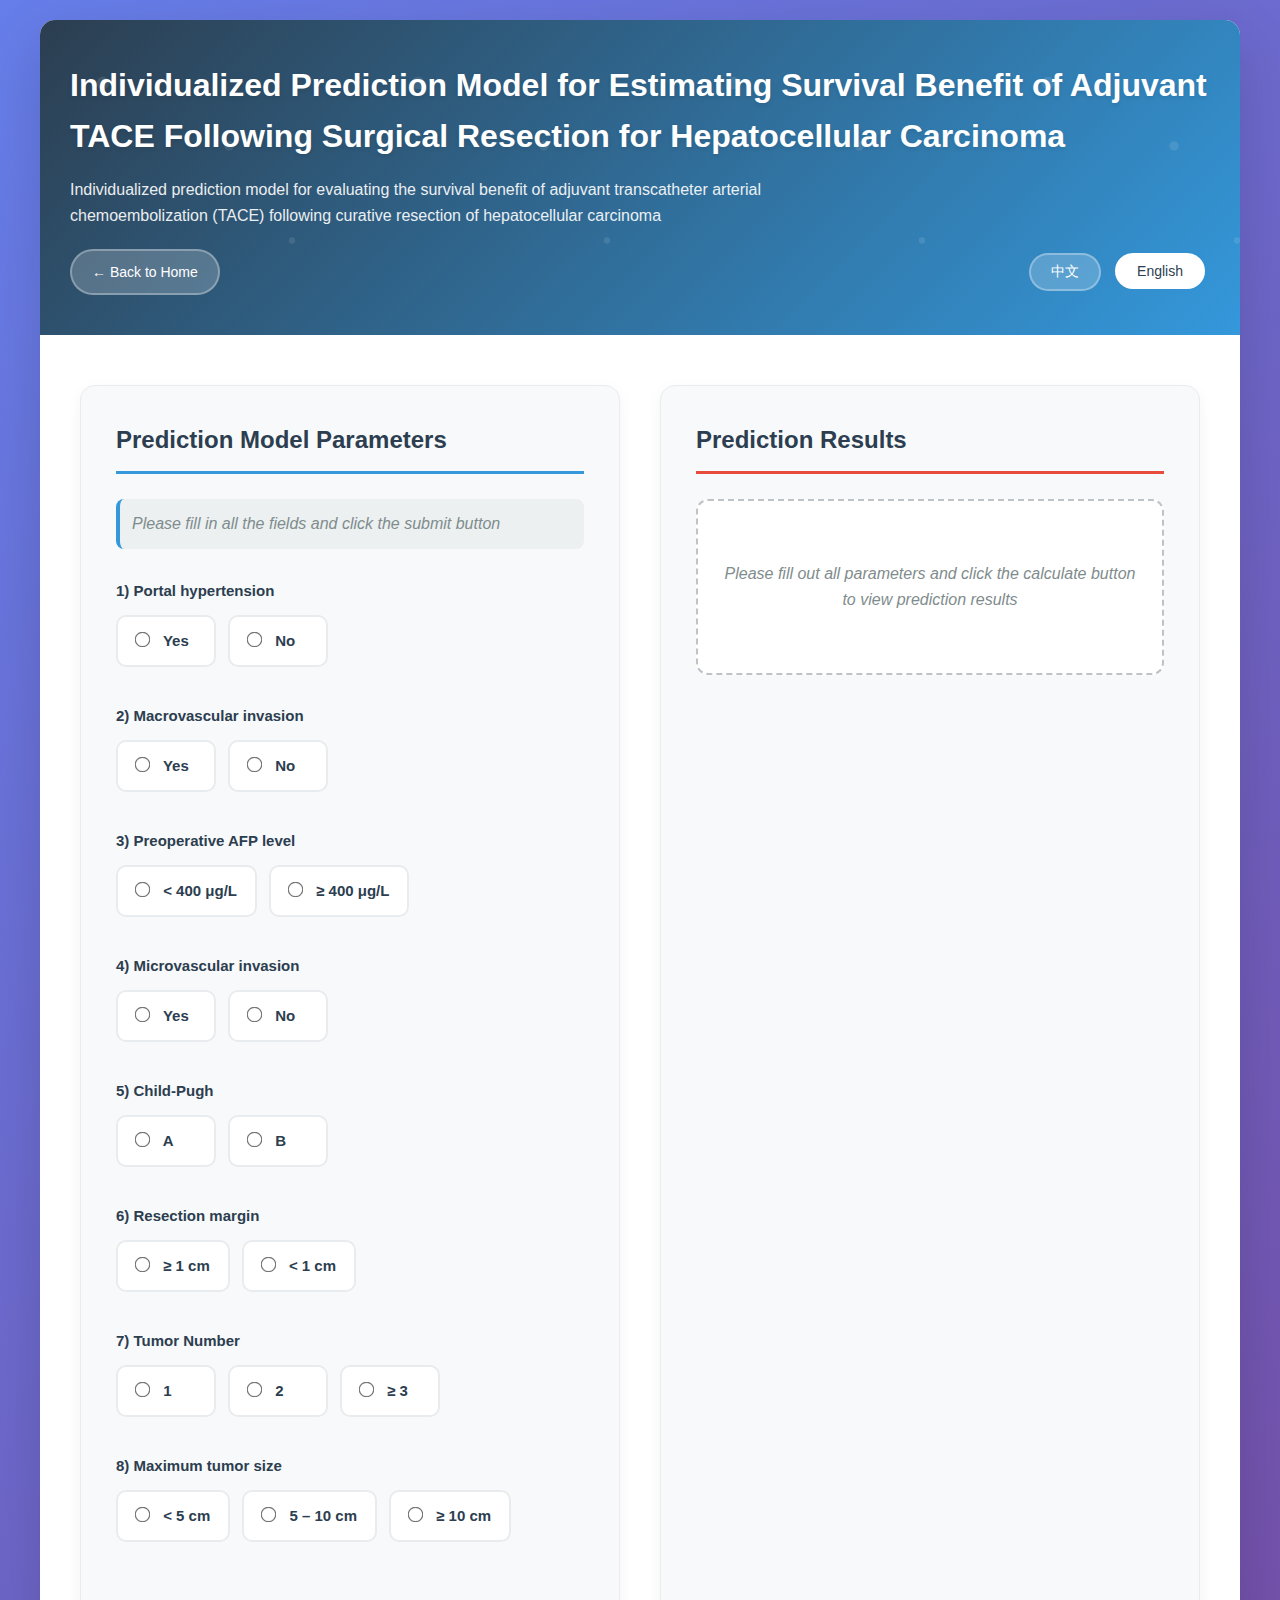
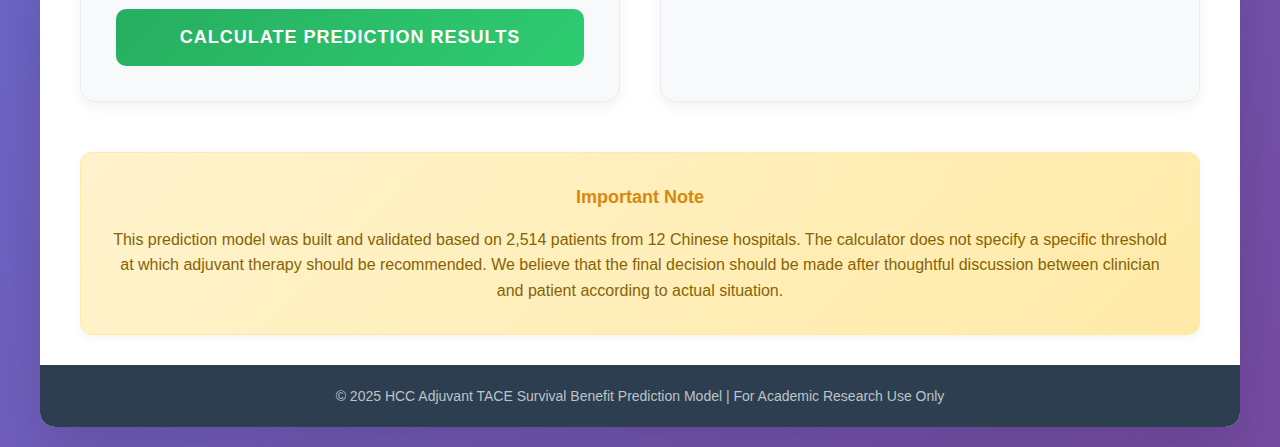
<file: tace.html>
<!DOCTYPE html>
<html lang="en">

<head>
  <meta charset="UTF-8">
  <meta name="viewport" content="width=device-width, initial-scale=1.0">
  <title data-en="Individualized Prediction Model for HCC Adjuvant TACE" data-zh="肝细胞癌术后辅助TACE治疗生存获益个体化预测模型">
    Individualized Prediction Model for HCC Adjuvant TACE</title>
  <link rel="stylesheet" href="style.css">
</head>

<body>
  <div class="container">
    <div class="header">
      <h1
        data-en="Individualized Prediction Model for Estimating Survival Benefit of Adjuvant TACE Following Surgical Resection for Hepatocellular Carcinoma"
        data-zh="肝细胞癌术后辅助TACE治疗生存获益个体化预测模型">Individualized Prediction Model for Estimating Survival Benefit of Adjuvant
        TACE Following Surgical Resection for Hepatocellular Carcinoma</h1>
      <p data-en="Individualized prediction model for evaluating the survival benefit of adjuvant transcatheter arterial chemoembolization (TACE) following curative resection of hepatocellular carcinoma"
        data-zh="个体化预测模型用于评估肝细胞癌根治性切除术后接受辅助经导管动脉化疗栓塞术(TACE)的生存获益">Individualized prediction model for evaluating the
        survival benefit of adjuvant transcatheter arterial chemoembolization (TACE) following curative resection of
        hepatocellular carcinoma</p>
      <div class="navigation-controls">
        <a href="index.html" class="home-btn" data-en="← Back to Home" data-zh="← 返回主页">← Back to Home</a>
        <div class="language-switch">
          <button class="lang-btn" onclick="switchLanguage('zh')">中文</button>
          <button class="lang-btn active" onclick="switchLanguage('en')">English</button>
        </div>
      </div>
    </div>

    <div class="content">
      <div class="form-section">
        <h2 data-en="Prediction Model Parameters" data-zh="预测模型参数">Prediction Model Parameters</h2>
        <p class="instruction" data-en="Please fill in all the fields and click the submit button"
          data-zh="请填写所有字段并点击计算按钮">Please fill in all the fields and click the submit button</p>

        <form id="calculatorForm">
          <div class="form-group">
            <label data-en="1) Portal hypertension" data-zh="1) 门脉高压">1) Portal hypertension</label>
            <div class="radio-group">
              <label class="radio-option">
                <input type="radio" name="portalHypertension" value="yes" required>
                <span data-en="Yes" data-zh="是">Yes</span>
              </label>
              <label class="radio-option">
                <input type="radio" name="portalHypertension" value="no">
                <span data-en="No" data-zh="否">No</span>
              </label>
            </div>
          </div>

          <div class="form-group">
            <label data-en="2) Macrovascular invasion" data-zh="2) 大血管侵犯">2) Macrovascular invasion</label>
            <div class="radio-group">
              <label class="radio-option">
                <input type="radio" name="macrovascularInvasion" value="yes" required>
                <span data-en="Yes" data-zh="是">Yes</span>
              </label>
              <label class="radio-option">
                <input type="radio" name="macrovascularInvasion" value="no">
                <span data-en="No" data-zh="否">No</span>
              </label>
            </div>
          </div>

          <div class="form-group">
            <label data-en="3) Preoperative AFP level" data-zh="3) 术前AFP水平">3) Preoperative AFP level</label>
            <div class="radio-group">
              <label class="radio-option">
                <input type="radio" name="afpLevel" value="low" required>
                <span data-en="< 400 μg/L" data-zh="< 400 μg/L">
                  < 400 μg/L</span>
              </label>
              <label class="radio-option">
                <input type="radio" name="afpLevel" value="high">
                <span data-en="≥ 400 μg/L" data-zh="≥ 400 μg/L">≥ 400 μg/L</span>
              </label>
            </div>
          </div>

          <div class="form-group">
            <label data-en="4) Microvascular invasion" data-zh="4) 微血管侵犯">4) Microvascular invasion</label>
            <div class="radio-group">
              <label class="radio-option">
                <input type="radio" name="microvascularInvasion" value="yes" required>
                <span data-en="Yes" data-zh="是">Yes</span>
              </label>
              <label class="radio-option">
                <input type="radio" name="microvascularInvasion" value="no">
                <span data-en="No" data-zh="否">No</span>
              </label>
            </div>
          </div>

          <div class="form-group">
            <label data-en="5) Child-Pugh" data-zh="5) Child-Pugh分级">5) Child-Pugh</label>
            <div class="radio-group">
              <label class="radio-option">
                <input type="radio" name="childPugh" value="A" required>
                <span data-en="A" data-zh="A级">A</span>
              </label>
              <label class="radio-option">
                <input type="radio" name="childPugh" value="B">
                <span data-en="B" data-zh="B级">B</span>
              </label>
            </div>
          </div>

          <div class="form-group">
            <label data-en="6) Resection margin" data-zh="6) 切缘距离">6) Resection margin</label>
            <div class="radio-group">
              <label class="radio-option">
                <input type="radio" name="resectionMargin" value="wide" required>
                <span data-en="≥ 1 cm" data-zh="≥ 1 cm">≥ 1 cm</span>
              </label>
              <label class="radio-option">
                <input type="radio" name="resectionMargin" value="narrow">
                <span data-en="< 1 cm" data-zh="< 1 cm">
                  < 1 cm</span>
              </label>
            </div>
          </div>

          <div class="form-group">
            <label data-en="7) Tumor Number" data-zh="7) 肿瘤数量">7) Tumor Number</label>
            <div class="radio-group">
              <label class="radio-option">
                <input type="radio" name="tumorNumber" value="1" required>
                <span data-en="1" data-zh="1个">1</span>
              </label>
              <label class="radio-option">
                <input type="radio" name="tumorNumber" value="2">
                <span data-en="2" data-zh="2个">2</span>
              </label>
              <label class="radio-option">
                <input type="radio" name="tumorNumber" value="3plus">
                <span data-en="≥ 3" data-zh="≥ 3个">≥ 3</span>
              </label>
            </div>
          </div>

          <div class="form-group">
            <label data-en="8) Maximum tumor size" data-zh="8) 最大肿瘤大小">8) Maximum tumor size</label>
            <div class="radio-group">
              <label class="radio-option">
                <input type="radio" name="tumorSize" value="small" required>
                <span data-en="< 5 cm" data-zh="< 5 cm">
                  < 5 cm</span>
              </label>
              <label class="radio-option">
                <input type="radio" name="tumorSize" value="medium">
                <span data-en="5 – 10 cm" data-zh="5 – 10 cm">5 – 10 cm</span>
              </label>
              <label class="radio-option">
                <input type="radio" name="tumorSize" value="large">
                <span data-en="≥ 10 cm" data-zh="≥ 10 cm">≥ 10 cm</span>
              </label>
            </div>
          </div>

          <button type="submit" class="calculate-btn" data-en="Calculate Prediction Results" data-zh="计算预测结果">Calculate
            Prediction Results</button>
        </form>
      </div>

      <div class="results-section">
        <h2 data-en="Prediction Results" data-zh="预测结果">Prediction Results</h2>
        <div id="results" class="hidden">
          <div class="result-item">
            <h3 data-en="With adjuvant TACE" data-zh="接受辅助TACE治疗">With adjuvant TACE</h3>
            <div class="result-value with-tace">
              <span id="withTaceSurvival">--</span> <span class="result-unit" data-en="months"
                data-zh="个月">months</span>
            </div>
            <div class="survival-rates">
              <span data-en="3-year survival: " data-zh="3年生存率: ">3-year survival: </span><strong
                id="withTace3Year">--%</strong>
              <span data-en="5-year survival: " data-zh="5年生存率: ">5-year survival: </span><strong
                id="withTace5Year">--%</strong>
            </div>
          </div>

          <div class="result-item">
            <h3 data-en="Without adjuvant TACE" data-zh="不接受辅助TACE治疗">Without adjuvant TACE</h3>
            <div class="result-value without-tace">
              <span id="withoutTaceSurvival">--</span> <span class="result-unit" data-en="months"
                data-zh="个月">months</span>
            </div>
            <div class="survival-rates">
              <span data-en="3-year survival: " data-zh="3年生存率: ">3-year survival: </span><strong
                id="withoutTace3Year">--%</strong>
              <span data-en="5-year survival: " data-zh="5年生存率: ">5-year survival: </span><strong
                id="withoutTace5Year">--%</strong>
            </div>
          </div>

          <div class="result-item net-benefit-item">
            <h3 data-en="Net benefit of adjuvant TACE" data-zh="辅助TACE治疗净获益">Net benefit of adjuvant TACE</h3>
            <div class="result-value net-benefit">
              <span id="netBenefit">--</span> <span class="result-unit" data-en="months" data-zh="个月">months</span>
            </div>
            <div class="survival-rates">
              <span data-en="3-year survival improvement: " data-zh="3年生存率提升: ">3-year survival improvement:
              </span><strong id="netBenefit3Year">--%</strong>
              <span data-en="5-year survival improvement: " data-zh="5年生存率提升: ">5-year survival improvement:
              </span><strong id="netBenefit5Year">--%</strong>
            </div>
          </div>
        </div>

        <div id="noResults" class="no-results">
          <p data-en="Please fill out all parameters and click the calculate button to view prediction results"
            data-zh="请填写所有参数后点击计算按钮查看预测结果">Please fill out all parameters and click the calculate button to view
            prediction results</p>
        </div>
      </div>
    </div>

    <div class="disclaimer">
      <h3 data-en="Important Note" data-zh="重要提示">Important Note</h3>
      <p data-en="This prediction model was built and validated based on 2,514 patients from 12 Chinese hospitals. The calculator does not specify a specific threshold at which adjuvant therapy should be recommended. We believe that the final decision should be made after thoughtful discussion between clinician and patient according to actual situation."
        data-zh="本预测模型基于2,514名来自12家中国医院的患者数据构建和验证。该计算器未指定推荐辅助治疗的特定阈值。我们认为最终决策应该由临床医生和患者根据实际情况经过深思熟虑的讨论后做出。">This
        prediction model was built and validated based on 2,514 patients from 12 Chinese hospitals. The calculator does
        not specify a specific threshold at which adjuvant therapy should be recommended. We believe that the final
        decision should be made after thoughtful discussion between clinician and patient according to actual situation.
      </p>
    </div>

    <div class="footer">
      <p data-en="© 2025 HCC Adjuvant TACE Survival Benefit Prediction Model | For Academic Research Use Only"
        data-zh="© 2025 肝细胞癌术后辅助TACE治疗生存获益预测模型 | 仅供学术研究使用">© 2025 HCC Adjuvant TACE Survival Benefit Prediction Model |
        For Academic Research Use Only</p>
    </div>
  </div>

  <script src="script.js"></script>
</body>

</html>
</file>
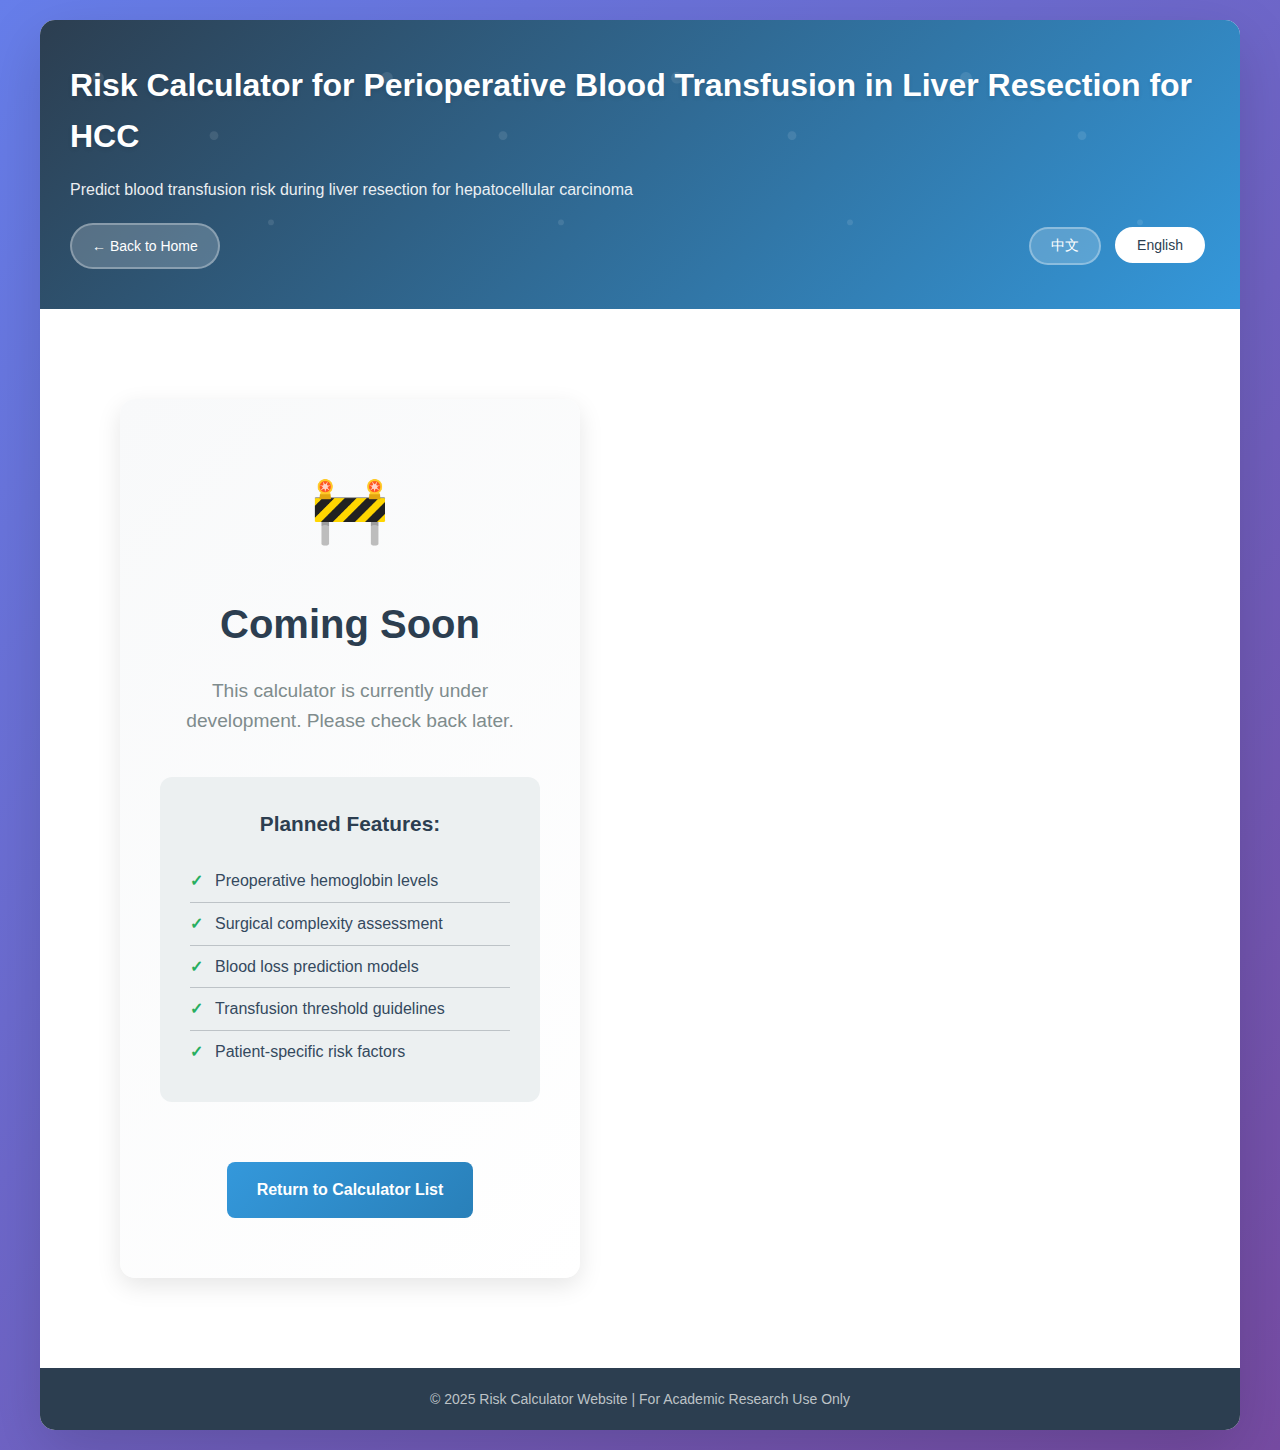
<file: transfusion-risk.html>
<!DOCTYPE html>
<html lang="en">

<head>
  <meta charset="UTF-8">
  <meta name="viewport" content="width=device-width, initial-scale=1.0">
  <title data-en="Risk Calculator for Perioperative Blood Transfusion" data-zh="肝癌切除术围手术期输血风险计算器">Risk Calculator for
    Perioperative Blood Transfusion</title>
  <link rel="stylesheet" href="style.css">
</head>

<body>
  <div class="container">
    <div class="header">
      <h1 data-en="Risk Calculator for Perioperative Blood Transfusion in Liver Resection for HCC"
        data-zh="肝癌切除术围手术期输血风险计算器">Risk Calculator for Perioperative Blood Transfusion in Liver Resection for HCC</h1>
      <p data-en="Predict blood transfusion risk during liver resection for hepatocellular carcinoma"
        data-zh="预测肝细胞癌肝切除术期间的输血风险">Predict blood transfusion risk during liver resection for hepatocellular carcinoma
      </p>
      <div class="navigation-controls">
        <a href="index.html" class="home-btn" data-en="← Back to Home" data-zh="← 返回主页">← Back to Home</a>
        <div class="language-switch">
          <button class="lang-btn" onclick="switchLanguage('zh')">中文</button>
          <button class="lang-btn active" onclick="switchLanguage('en')">English</button>
        </div>
      </div>
    </div>

    <div class="content">
      <div class="coming-soon-section">
        <div class="coming-soon-icon">🚧</div>
        <h2 data-en="Coming Soon" data-zh="即将推出">Coming Soon</h2>
        <p data-en="This calculator is currently under development. Please check back later."
          data-zh="此计算器目前正在开发中，请稍后再检查。">This calculator is currently under development. Please check back later.</p>
        <div class="features-preview">
          <h3 data-en="Planned Features:" data-zh="计划功能：">Planned Features:</h3>
          <ul>
            <li data-en="Preoperative hemoglobin levels" data-zh="术前血红蛋白水平">Preoperative hemoglobin levels</li>
            <li data-en="Surgical complexity assessment" data-zh="手术复杂性评估">Surgical complexity assessment</li>
            <li data-en="Blood loss prediction models" data-zh="失血预测模型">Blood loss prediction models</li>
            <li data-en="Transfusion threshold guidelines" data-zh="输血阈值指南">Transfusion threshold guidelines</li>
            <li data-en="Patient-specific risk factors" data-zh="患者特异性风险因素">Patient-specific risk factors</li>
          </ul>
        </div>
        <a href="index.html" class="back-home-btn" data-en="Return to Calculator List" data-zh="返回计算器列表">Return to
          Calculator List</a>
      </div>
    </div>

    <div class="footer">
      <p data-en="© 2025 Risk Calculator Website | For Academic Research Use Only" data-zh="© 2025 风险计算器网站 | 仅供学术研究使用">©
        2025 Risk Calculator Website | For Academic Research Use Only</p>
    </div>
  </div>

  <script src="script.js"></script>
</body>

</html>
</file>
<file: main-style.css>
* {
  margin: 0;
  padding: 0;
  box-sizing: border-box;
}

body {
  font-family: 'Microsoft YaHei', 'Segoe UI', Tahoma, Geneva, Verdana, sans-serif;
  background: linear-gradient(135deg, #667eea 0%, #764ba2 100%);
  min-height: 100vh;
  padding: 20px;
  line-height: 1.6;
}

.container {
  max-width: 1400px;
  margin: 0 auto;
  background: white;
  border-radius: 15px;
  box-shadow: 0 20px 60px rgba(0, 0, 0, 0.15);
  overflow: hidden;
  animation: fadeIn 0.8s ease-out;
}

@keyframes fadeIn {
  from {
    opacity: 0;
    transform: translateY(20px);
  }

  to {
    opacity: 1;
    transform: translateY(0);
  }
}

.header {
  background: linear-gradient(135deg, #2c3e50 0%, #3498db 100%);
  color: white;
  padding: 40px 30px;
  text-align: center;
  position: relative;
}

.header-content {
  display: flex;
  justify-content: space-between;
  align-items: center;
  margin-bottom: 20px;
}

.header-text {
  flex: 1;
  text-align: left;
}

.hospital-logo {
  flex-shrink: 0;
  margin-left: 20px;
}

.hospital-logo img {
  height: 160px;
  width: auto;
  object-fit: contain;
  border-radius: 8px;
  background: rgba(255, 255, 255, 0.1);
  padding: 8px;
}
.header::before {
  content: '';
  position: absolute;
  top: 0;
  left: 0;
  right: 0;
  bottom: 0;
  background: url('data:image/svg+xml,<svg xmlns="http://www.w3.org/2000/svg" viewBox="0 0 100 100"><circle cx="20" cy="20" r="2" fill="rgba(255,255,255,0.1)"/><circle cx="60" cy="40" r="1.5" fill="rgba(255,255,255,0.1)"/><circle cx="80" cy="70" r="1" fill="rgba(255,255,255,0.1)"/></svg>');
  pointer-events: none;
}

.header h1 {
  font-size: 36px;
  margin-bottom: 15px;
  font-weight: 700;
  text-shadow: 0 2px 4px rgba(0, 0, 0, 0.1);
  position: relative;
  z-index: 1;
}

.header p {
  font-size: 18px;
  opacity: 0.9;
  margin-bottom: 20px;
  position: relative;
  z-index: 1;
}

.language-switch {
  position: relative;
  z-index: 1;
}

.lang-btn {
  background: rgba(255, 255, 255, 0.2);
  color: white;
  border: 2px solid rgba(255, 255, 255, 0.3);
  padding: 8px 20px;
  margin: 0 5px;
  border-radius: 25px;
  cursor: pointer;
  transition: all 0.3s ease;
  font-size: 14px;
}

.lang-btn:hover {
  background: rgba(255, 255, 255, 0.3);
  transform: translateY(-2px);
}

.lang-btn.active {
  background: white;
  color: #2c3e50;
  border-color: white;
}

.calculator-grid {
  display: grid;
  grid-template-columns: repeat(auto-fit, minmax(400px, 1fr));
  gap: 30px;
  padding: 50px 40px;
}

.calculator-card {
  background: linear-gradient(135deg, #f8f9fa 0%, #ffffff 100%);
  border-radius: 15px;
  padding: 30px;
  box-shadow: 0 8px 25px rgba(0, 0, 0, 0.1);
  transition: all 0.3s ease;
  border: 2px solid transparent;
  position: relative;
  overflow: hidden;
}

.calculator-card::before {
  content: '';
  position: absolute;
  top: 0;
  left: -100%;
  width: 100%;
  height: 100%;
  background: linear-gradient(90deg, transparent, rgba(52, 152, 219, 0.1), transparent);
  transition: left 0.6s ease;
}

.calculator-card:hover::before {
  left: 100%;
}

.calculator-card:hover {
  transform: translateY(-8px);
  box-shadow: 0 15px 40px rgba(0, 0, 0, 0.15);
  border-color: #3498db;
}

.calculator-card.featured {
  background: linear-gradient(135deg, #fef7e7 0%, #fff9e7 100%);
  border-color: #f39c12;
  position: relative;
}

.calculator-card.featured:hover {
  border-color: #e67e22;
  transform: translateY(-10px);
  box-shadow: 0 20px 50px rgba(243, 156, 18, 0.2);
}

.featured-badge {
  position: absolute;
  top: 15px;
  right: 15px;
  background: linear-gradient(135deg, #f39c12, #e67e22);
  color: white;
  padding: 5px 12px;
  border-radius: 20px;
  font-size: 12px;
  font-weight: 600;
  text-transform: uppercase;
  box-shadow: 0 3px 10px rgba(243, 156, 18, 0.3);
}

.calculator-card h3 {
  font-size: 20px;
  color: #2c3e50;
  margin-bottom: 15px;
  font-weight: 600;
  line-height: 1.4;
  min-height: 60px;
  display: flex;
  align-items: center;
}

.calculator-card p {
  color: #7f8c8d;
  margin-bottom: 25px;
  font-size: 14px;
  line-height: 1.6;
  min-height: 65px;
}

.calc-btn {
  display: inline-block;
  background: linear-gradient(135deg, #3498db 0%, #2980b9 100%);
  color: white;
  text-decoration: none;
  padding: 12px 25px;
  border-radius: 8px;
  font-weight: 600;
  transition: all 0.3s ease;
  text-align: center;
  text-transform: uppercase;
  letter-spacing: 0.5px;
  font-size: 14px;
  position: relative;
  overflow: hidden;
}

.calc-btn::before {
  content: '';
  position: absolute;
  top: 0;
  left: -100%;
  width: 100%;
  height: 100%;
  background: linear-gradient(90deg, transparent, rgba(255, 255, 255, 0.2), transparent);
  transition: left 0.5s ease;
}

.calc-btn:hover::before {
  left: 100%;
}

.calc-btn:hover {
  transform: translateY(-2px);
  box-shadow: 0 8px 20px rgba(52, 152, 219, 0.3);
}

.calc-btn.featured-btn {
  background: linear-gradient(135deg, #f39c12 0%, #e67e22 100%);
}

.calc-btn.featured-btn:hover {
  box-shadow: 0 8px 20px rgba(243, 156, 18, 0.4);
}

.footer {
  background: #2c3e50;
  color: #bdc3c7;
  padding: 30px 40px;
  text-align: center;
}

.visit-counter {
  font-size: 16px;
  margin-bottom: 15px;
  color: #ecf0f1;
}

.visit-counter span {
  font-weight: 600;
}

#visitCount {
  color: #3498db;
  font-weight: 700;
  font-size: 18px;
  margin: 0 5px;
}

.footer p {
  font-size: 14px;
  opacity: 0.8;
}

/* 响应式设计 */
@media (max-width: 1024px) {
  .calculator-grid {
    grid-template-columns: repeat(auto-fit, minmax(350px, 1fr));
    gap: 25px;
    padding: 30px;
  }

  .header h1 {
    font-size: 32px;
  }
}

@media (max-width: 768px) {
  body {
    padding: 10px;
  }

  .calculator-grid {
    grid-template-columns: 1fr;
    gap: 20px;
    padding: 20px;
  }

  .header {
    padding: 30px 20px;
  }

  .header h1 {
    font-size: 28px;
  }

  .header p {
    font-size: 16px;
  }

                                .header-content {
                                  flex-direction: column;
                                  text-align: center;
                                }
                
                                .header-text {
                                  text-align: center;
                                  margin-bottom: 20px;
                                }
                
                                .hospital-logo {
                                  margin-left: 0;
                                }
                
                                .hospital-logo img {
                                  height: 120px;
                                }
  .calculator-card {
    padding: 25px;
  }

  .calculator-card h3 {
    font-size: 18px;
    min-height: auto;
  }

  .calculator-card p {
    min-height: auto;
  }

  .footer {
    padding: 25px 20px;
  }
}

@media (max-width: 480px) {
  .header h1 {
    font-size: 24px;
  }

  .header p {
    font-size: 14px;
  }

  .calculator-card {
    padding: 20px;
  }

  .calculator-card h3 {
    font-size: 16px;
  }

  .calc-btn {
    padding: 10px 20px;
    font-size: 12px;
  }
}

/* 加载动画 */
.loading {
  display: inline-block;
  width: 20px;
  height: 20px;
  border: 3px solid #f3f3f3;
  border-top: 3px solid #3498db;
  border-radius: 50%;
  animation: spin 1s linear infinite;
}

@keyframes spin {
  0% {
    transform: rotate(0deg);
  }

  100% {
    transform: rotate(360deg);
  }
}

/* 打印样式 */
@media print {
  body {
    background: white;
  }

  .container {
    box-shadow: none;
  }

  .header {
    background: #2c3e50 !important;
    -webkit-print-color-adjust: exact;
  }

  .calc-btn {
    display: none;
  }
}
</file>
<file: style.css>
* {
  margin: 0;
  padding: 0;
  box-sizing: border-box;
}

body {
  font-family: 'Microsoft YaHei', 'Segoe UI', Tahoma, Geneva, Verdana, sans-serif;
  background: linear-gradient(135deg, #667eea 0%, #764ba2 100%);
  min-height: 100vh;
  padding: 20px;
  line-height: 1.6;
}

.container {
  max-width: 1200px;
  margin: 0 auto;
  background: white;
  border-radius: 15px;
  box-shadow: 0 20px 60px rgba(0, 0, 0, 0.15);
  overflow: hidden;
  animation: fadeIn 0.8s ease-out;
}

@keyframes fadeIn {
  from {
    opacity: 0;
    transform: translateY(20px);
  }

  to {
    opacity: 1;
    transform: translateY(0);
  }
}

.header {
  background: linear-gradient(135deg, #2c3e50 0%, #3498db 100%);
  color: white;
  padding: 40px 30px;
  position: relative;
}

.header-content {
  display: flex;
  justify-content: space-between;
  align-items: center;
  margin-bottom: 20px;
}

.header-text {
  flex: 1;
  text-align: left;
}

.header-text h1 {
  margin: 0 0 15px 0;
  text-align: left;
}

.header-text p {
  margin: 0;
  text-align: left;
  line-height: 1.6;
}

.hospital-logo {
  flex-shrink: 0;
  margin-left: 20px;
}

.hospital-logo img {
  height: 160px;
  width: auto;
  object-fit: contain;
  border-radius: 8px;
  background: rgba(255, 255, 255, 0.1);
  padding: 8px;
}
.header::before {
  content: '';
  position: absolute;
  top: 0;
  left: 0;
  right: 0;
  bottom: 0;
  background: url('data:image/svg+xml,<svg xmlns="http://www.w3.org/2000/svg" viewBox="0 0 100 100"><circle cx="20" cy="20" r="2" fill="rgba(255,255,255,0.1)"/><circle cx="60" cy="40" r="1.5" fill="rgba(255,255,255,0.1)"/><circle cx="80" cy="70" r="1" fill="rgba(255,255,255,0.1)"/></svg>');
  pointer-events: none;
}

.header h1 {
  font-size: 32px;
  margin-bottom: 15px;
  font-weight: 700;
  text-shadow: 0 2px 4px rgba(0, 0, 0, 0.1);
  position: relative;
  z-index: 1;
  text-align: left;
}

.header p {
  font-size: 16px;
  opacity: 0.9;
  max-width: 800px;
  margin: 0 0 20px 0;
    text-align: left;
  position: relative;
  z-index: 1;
}

.navigation-controls {
  display: flex;
  justify-content: space-between;
  align-items: center;
  margin-top: 20px;
  position: relative;
  z-index: 1;
}

.home-btn {
  display: inline-flex;
  align-items: center;
  gap: 8px;
  background: rgba(255, 255, 255, 0.2);
  color: white;
  text-decoration: none;
  padding: 10px 20px;
  border-radius: 25px;
  border: 2px solid rgba(255, 255, 255, 0.3);
  transition: all 0.3s ease;
  font-size: 14px;
  font-weight: 500;
}

.home-btn:hover {
  background: rgba(255, 255, 255, 0.3);
  transform: translateY(-2px);
  box-shadow: 0 4px 12px rgba(0, 0, 0, 0.2);
}

.language-switch {
  position: relative;
  z-index: 1;
}

.lang-btn {
  background: rgba(255, 255, 255, 0.2);
  color: white;
  border: 2px solid rgba(255, 255, 255, 0.3);
  padding: 8px 20px;
  margin: 0 5px;
  border-radius: 25px;
  cursor: pointer;
  transition: all 0.3s ease;
  font-size: 14px;
}

.lang-btn:hover {
  background: rgba(255, 255, 255, 0.3);
  transform: translateY(-2px);
}

.lang-btn.active {
  background: white;
  color: #2c3e50;
  border-color: white;
}

.content {
  display: grid;
  grid-template-columns: 1fr 1fr;
  gap: 40px;
  padding: 50px 40px;
}

.form-section,
.results-section {
  background: #f8f9fa;
  padding: 35px;
  border-radius: 15px;
  border: 1px solid #e9ecef;
  box-shadow: 0 5px 15px rgba(0, 0, 0, 0.05);
  transition: all 0.3s ease;
}

.form-section:hover,
.results-section:hover {
  box-shadow: 0 8px 25px rgba(0, 0, 0, 0.1);
  transform: translateY(-2px);
}

.form-section h2,
.results-section h2 {
  color: #2c3e50;
  margin-bottom: 25px;
  font-size: 24px;
  border-bottom: 3px solid #3498db;
  padding-bottom: 12px;
  font-weight: 600;
}

.instruction {
  color: #7f8c8d;
  margin-bottom: 30px;
  font-style: italic;
  background: #ecf0f1;
  padding: 12px;
  border-radius: 8px;
  border-left: 4px solid #3498db;
}

.form-group {
  margin-bottom: 25px;
  animation: slideInLeft 0.6s ease-out;
}

@keyframes slideInLeft {
  from {
    opacity: 0;
    transform: translateX(-20px);
  }

  to {
    opacity: 1;
    transform: translateX(0);
  }
}

.form-group label {
  display: block;
  font-weight: 600;
  margin-bottom: 12px;
  color: #2c3e50;
  font-size: 15px;
}

.radio-group {
  display: flex;
  gap: 12px;
  flex-wrap: wrap;
}

.radio-option {
  display: flex;
  align-items: center;
  background: white;
  padding: 12px 18px;
  border: 2px solid #e9ecef;
  border-radius: 10px;
  cursor: pointer;
  transition: all 0.3s ease;
  min-width: 100px;
  position: relative;
  overflow: hidden;
}

.radio-option::before {
  content: '';
  position: absolute;
  top: 0;
  left: -100%;
  width: 100%;
  height: 100%;
  background: linear-gradient(90deg, transparent, rgba(52, 152, 219, 0.1), transparent);
  transition: left 0.5s ease;
}

.radio-option:hover::before {
  left: 100%;
}

.radio-option:hover {
  border-color: #3498db;
  background: #f1f8ff;
  transform: translateY(-2px);
  box-shadow: 0 4px 12px rgba(52, 152, 219, 0.2);
}

.radio-option input[type="radio"] {
  margin-right: 10px;
  accent-color: #3498db;
  scale: 1.2;
}

.radio-option:has(input:checked) {
  border-color: #3498db;
  background: #f1f8ff;
  box-shadow: 0 4px 12px rgba(52, 152, 219, 0.2);
}

.radio-option:has(input:checked) span {
  color: #3498db;
  font-weight: 600;
}

.calculate-btn {
  background: linear-gradient(135deg, #27ae60 0%, #2ecc71 100%);
  color: white;
  border: none;
  padding: 18px 40px;
  font-size: 18px;
  font-weight: 600;
  border-radius: 10px;
  cursor: pointer;
  transition: all 0.3s ease;
  width: 100%;
  margin-top: 30px;
  text-transform: uppercase;
  letter-spacing: 1px;
  position: relative;
  overflow: hidden;
}

.calculate-btn::before {
  content: '';
  position: absolute;
  top: 0;
  left: -100%;
  width: 100%;
  height: 100%;
  background: linear-gradient(90deg, transparent, rgba(255, 255, 255, 0.2), transparent);
  transition: left 0.5s ease;
}

.calculate-btn:hover::before {
  left: 100%;
}

.calculate-btn:hover {
  transform: translateY(-3px);
  box-shadow: 0 10px 25px rgba(46, 204, 113, 0.4);
}

.calculate-btn:active {
  transform: translateY(-1px);
}

.results-section h2 {
  border-bottom-color: #e74c3c;
}

.result-item {
  background: white;
  padding: 25px;
  margin-bottom: 20px;
  border-radius: 12px;
  border-left: 5px solid #3498db;
  box-shadow: 0 3px 10px rgba(0, 0, 0, 0.08);
  transition: all 0.3s ease;
  animation: slideInRight 0.6s ease-out;
}

@keyframes slideInRight {
  from {
    opacity: 0;
    transform: translateX(20px);
  }

  to {
    opacity: 1;
    transform: translateX(0);
  }
}

.result-item:hover {
  transform: translateY(-3px);
  box-shadow: 0 6px 20px rgba(0, 0, 0, 0.12);
}

.result-item h3 {
  color: #2c3e50;
  margin-bottom: 15px;
  font-size: 18px;
  font-weight: 600;
}

.result-value {
  font-size: 28px;
  font-weight: 700;
  margin-bottom: 10px;
  text-shadow: 0 1px 3px rgba(0, 0, 0, 0.1);
}

.with-tace {
  color: #27ae60;
  border-left-color: #27ae60;
}

.without-tace {
  color: #e74c3c;
  border-left-color: #e74c3c;
}

.net-benefit-item {
  border-left-color: #f39c12;
  background: linear-gradient(135deg, #fff 0%, #fef9e7 100%);
}

.net-benefit {
  color: #f39c12;
}

.result-unit {
  font-size: 16px;
  color: #7f8c8d;
  font-weight: 400;
}

.survival-rates {
  display: flex;
  gap: 20px;
  flex-wrap: wrap;
  font-size: 14px;
  color: #7f8c8d;
}

.survival-rates strong {
  color: #2c3e50;
}

.hidden {
  display: none;
}

.no-results {
  text-align: center;
  color: #7f8c8d;
  font-style: italic;
  padding: 60px 20px;
  background: white;
  border-radius: 12px;
  border: 2px dashed #bdc3c7;
}

.disclaimer {
  background: linear-gradient(135deg, #fff3cd 0%, #ffeaa7 100%);
  border: 1px solid #ffeaa7;
  padding: 30px;
  margin: 0 40px 30px;
  border-radius: 12px;
  color: #856404;
  text-align: center;
  box-shadow: 0 3px 10px rgba(0, 0, 0, 0.05);
}

/* 占位页面样式 */
.coming-soon-section {
  background: linear-gradient(135deg, #f8f9fa 0%, #ffffff 100%);
  padding: 60px 40px;
  border-radius: 15px;
  text-align: center;
  margin: 40px;
  box-shadow: 0 8px 25px rgba(0, 0, 0, 0.1);
}

.coming-soon-icon {
  font-size: 4rem;
  margin-bottom: 30px;
  animation: pulse 2s infinite;
}

@keyframes pulse {
  0% {
    transform: scale(1);
  }

  50% {
    transform: scale(1.1);
  }

  100% {
    transform: scale(1);
  }
}

.coming-soon-section h2 {
  color: #2c3e50;
  font-size: 2.5rem;
  margin-bottom: 20px;
  font-weight: 700;
}

.coming-soon-section>p {
  color: #7f8c8d;
  font-size: 1.2rem;
  margin-bottom: 40px;
  max-width: 600px;
  margin-left: auto;
  margin-right: auto;
}

.features-preview {
  background: #ecf0f1;
  border-radius: 12px;
  padding: 30px;
  margin: 40px 0;
  text-align: left;
  max-width: 600px;
  margin-left: auto;
  margin-right: auto;
}

.features-preview h3 {
  color: #2c3e50;
  font-size: 1.3rem;
  margin-bottom: 20px;
  text-align: center;
  font-weight: 600;
}

.features-preview ul {
  list-style: none;
  padding: 0;
}

.features-preview li {
  color: #34495e;
  padding: 8px 0;
  border-bottom: 1px solid #bdc3c7;
  position: relative;
  padding-left: 25px;
}

.features-preview li:last-child {
  border-bottom: none;
}

.features-preview li::before {
  content: "✓";
  color: #27ae60;
  font-weight: bold;
  position: absolute;
  left: 0;
  top: 8px;
}

.back-home-btn {
  display: inline-block;
  background: linear-gradient(135deg, #3498db 0%, #2980b9 100%);
  color: white;
  text-decoration: none;
  padding: 15px 30px;
  border-radius: 8px;
  font-weight: 600;
  transition: all 0.3s ease;
  font-size: 16px;
  margin-top: 20px;
}

.back-home-btn:hover {
  transform: translateY(-2px);
  box-shadow: 0 8px 20px rgba(52, 152, 219, 0.3);
}

.disclaimer h3 {
  margin-bottom: 15px;
  color: #d68910;
  font-size: 18px;
}

.footer {
  background: #2c3e50;
  color: #bdc3c7;
  text-align: center;
  padding: 20px;
  font-size: 14px;
}

/* 响应式设计 */
@media (max-width: 1024px) {
  .content {
    grid-template-columns: 1fr;
    gap: 30px;
    padding: 30px;
  }

  .header h1 {
    font-size: 28px;
  }
}

@media (max-width: 768px) {
  body {
    padding: 10px;
  }

  .content {
    padding: 20px;
  }

  .form-section,
  .results-section {
    padding: 25px;
  }

  .header {
    padding: 30px 20px;
  }

                                                                .header-content {
                                                                  flex-direction: column;
                                                                  align-items: center;
                                                                }
                                
                                                                .header-text {
                                                                  text-align: center;
                                                                  margin-bottom: 20px;
                                                                }
                                
                                                                .hospital-logo {
                                                                  margin-left: 0;
                                                                }
                                
                                                                .hospital-logo img {
                                                                  height: 120px;
                                                                }
  .header h1 {
    font-size: 24px;
  }

  .radio-group {
    flex-direction: column;
  }

  .radio-option {
    justify-content: center;
  }

  .survival-rates {
    flex-direction: column;
    gap: 10px;
  }

  .disclaimer {
    margin: 0 20px 20px;
    padding: 20px;
  }
}

@media (max-width: 480px) {
  .header h1 {
    font-size: 20px;
  }

  .header p {
    font-size: 14px;
  }

  .form-section h2,
  .results-section h2 {
    font-size: 20px;
  }

  .result-value {
    font-size: 24px;
  }
}

/* 打印样式 */
@media print {
  body {
    background: white;
  }

  .container {
    box-shadow: none;
  }

  .header {
    background: #2c3e50 !important;
    print-color-adjust: exact;
    -webkit-print-color-adjust: exact;
  }

  .calculate-btn {
    display: none;
  }
}
</file>
